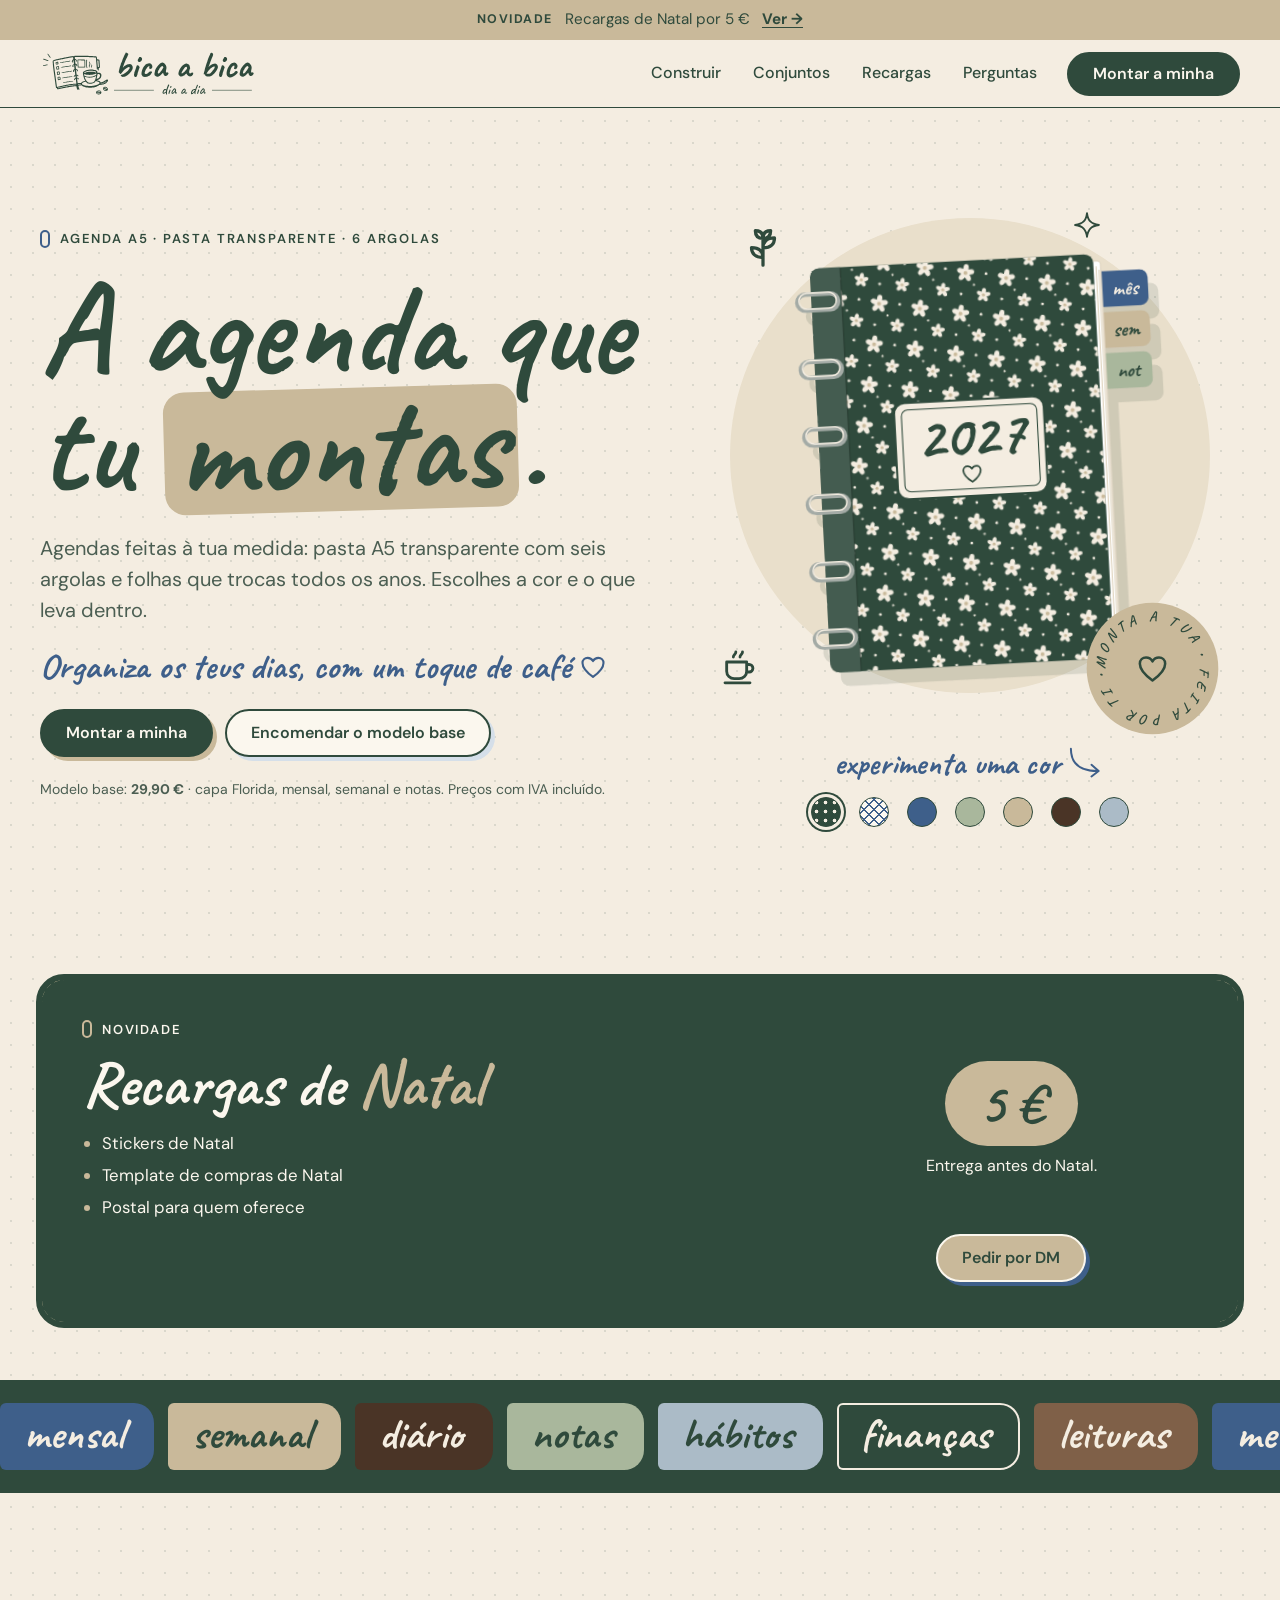
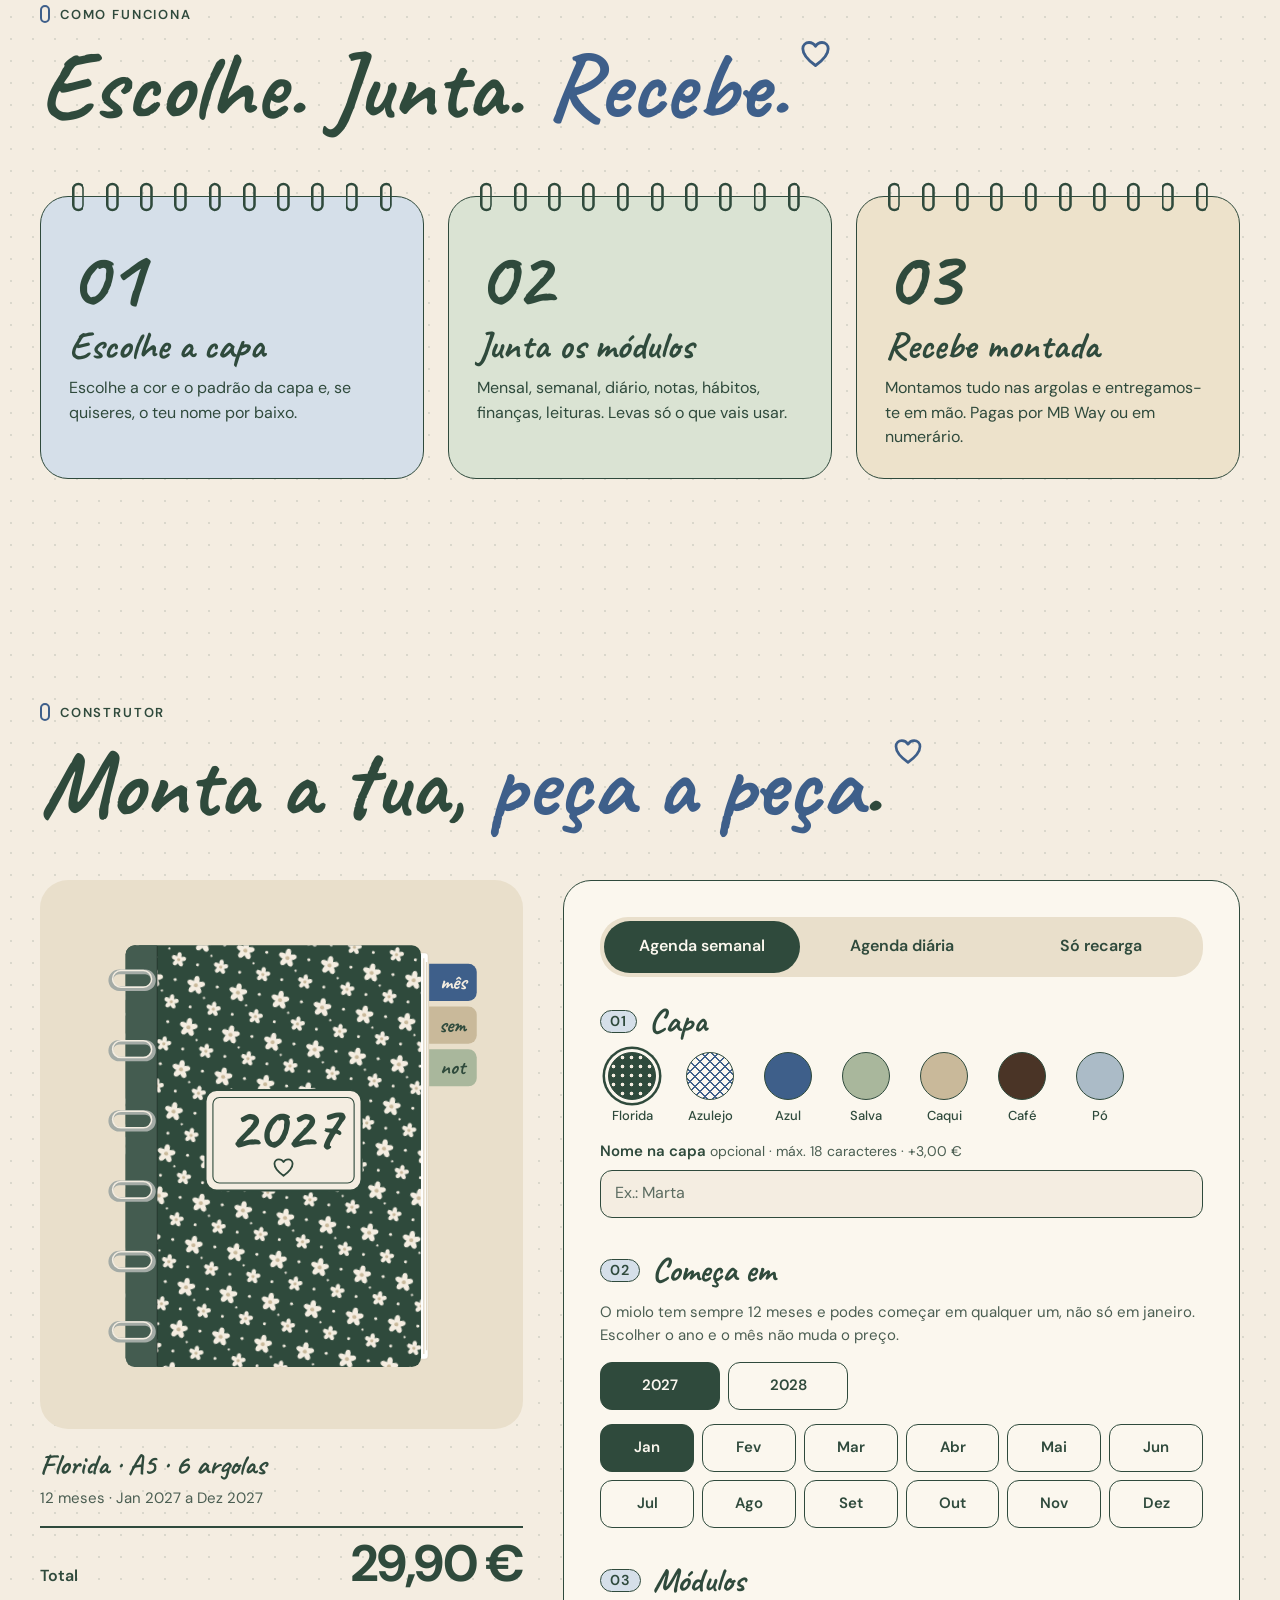
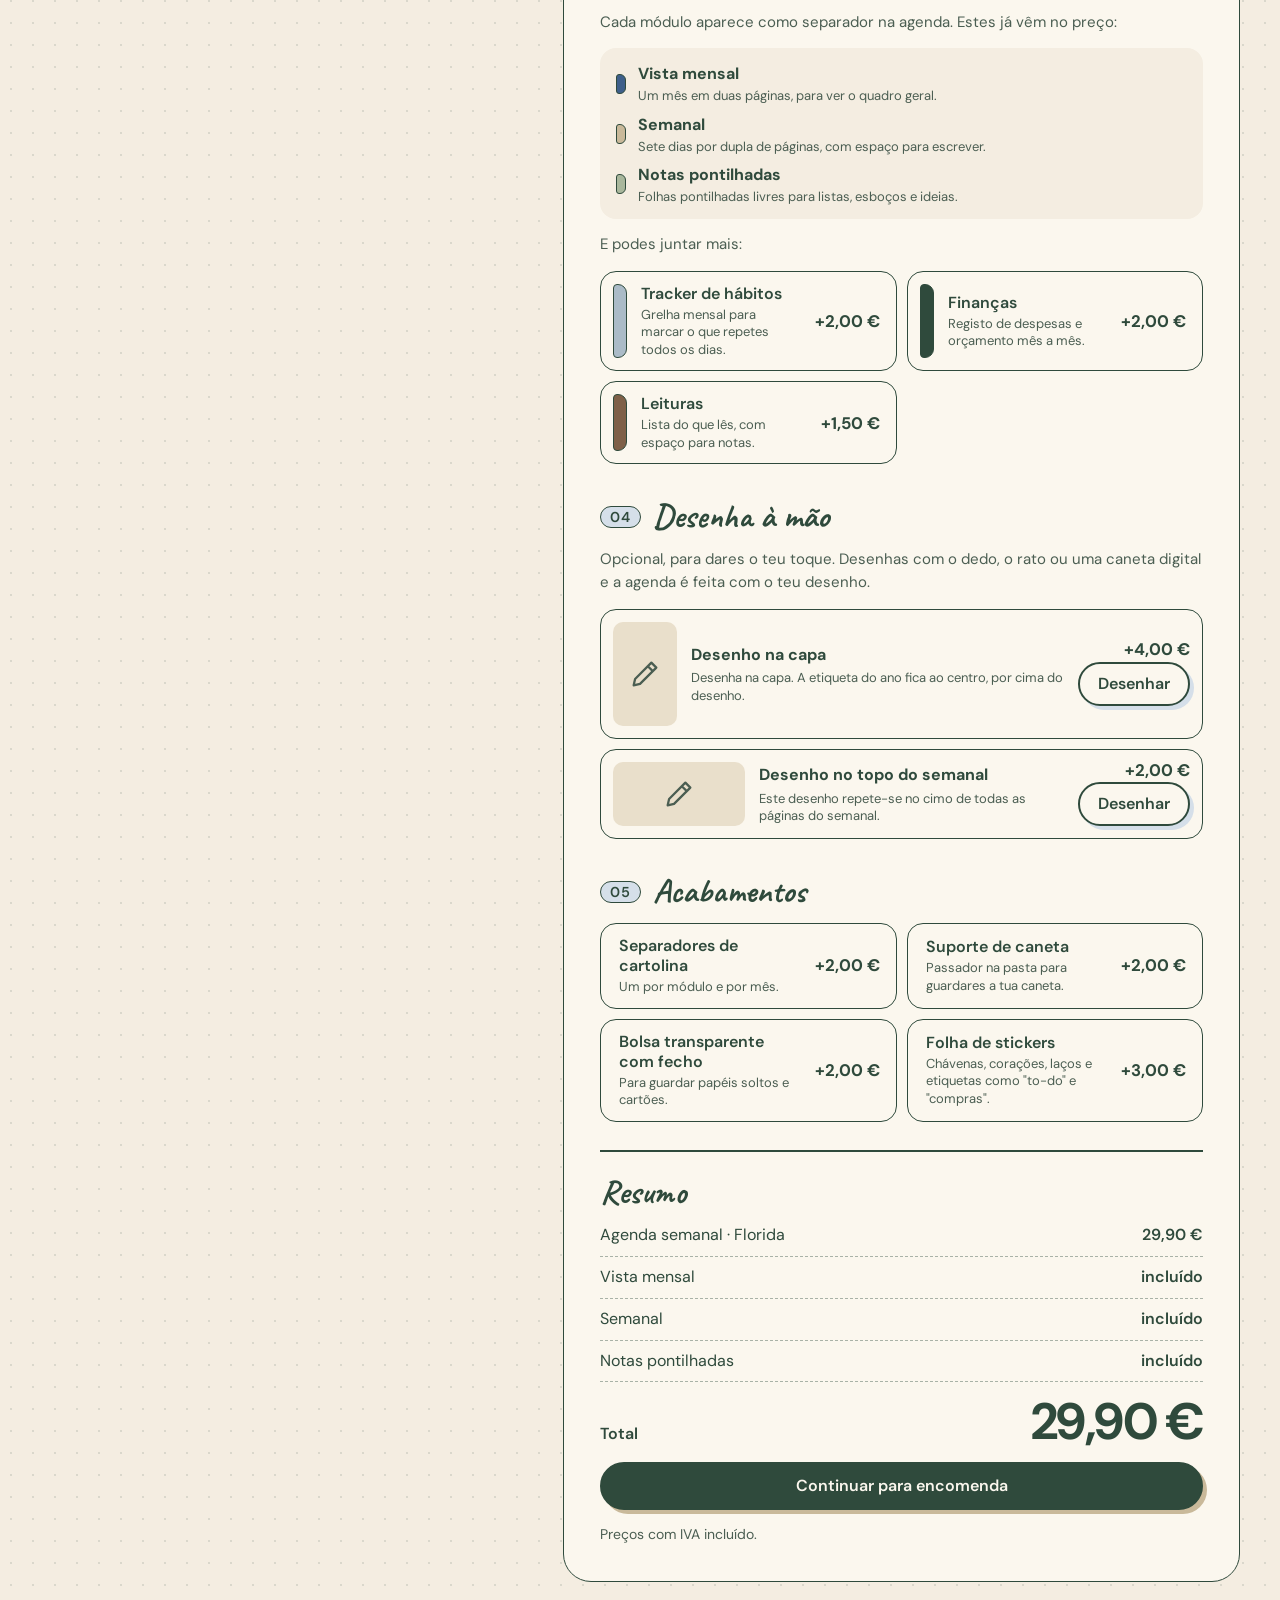
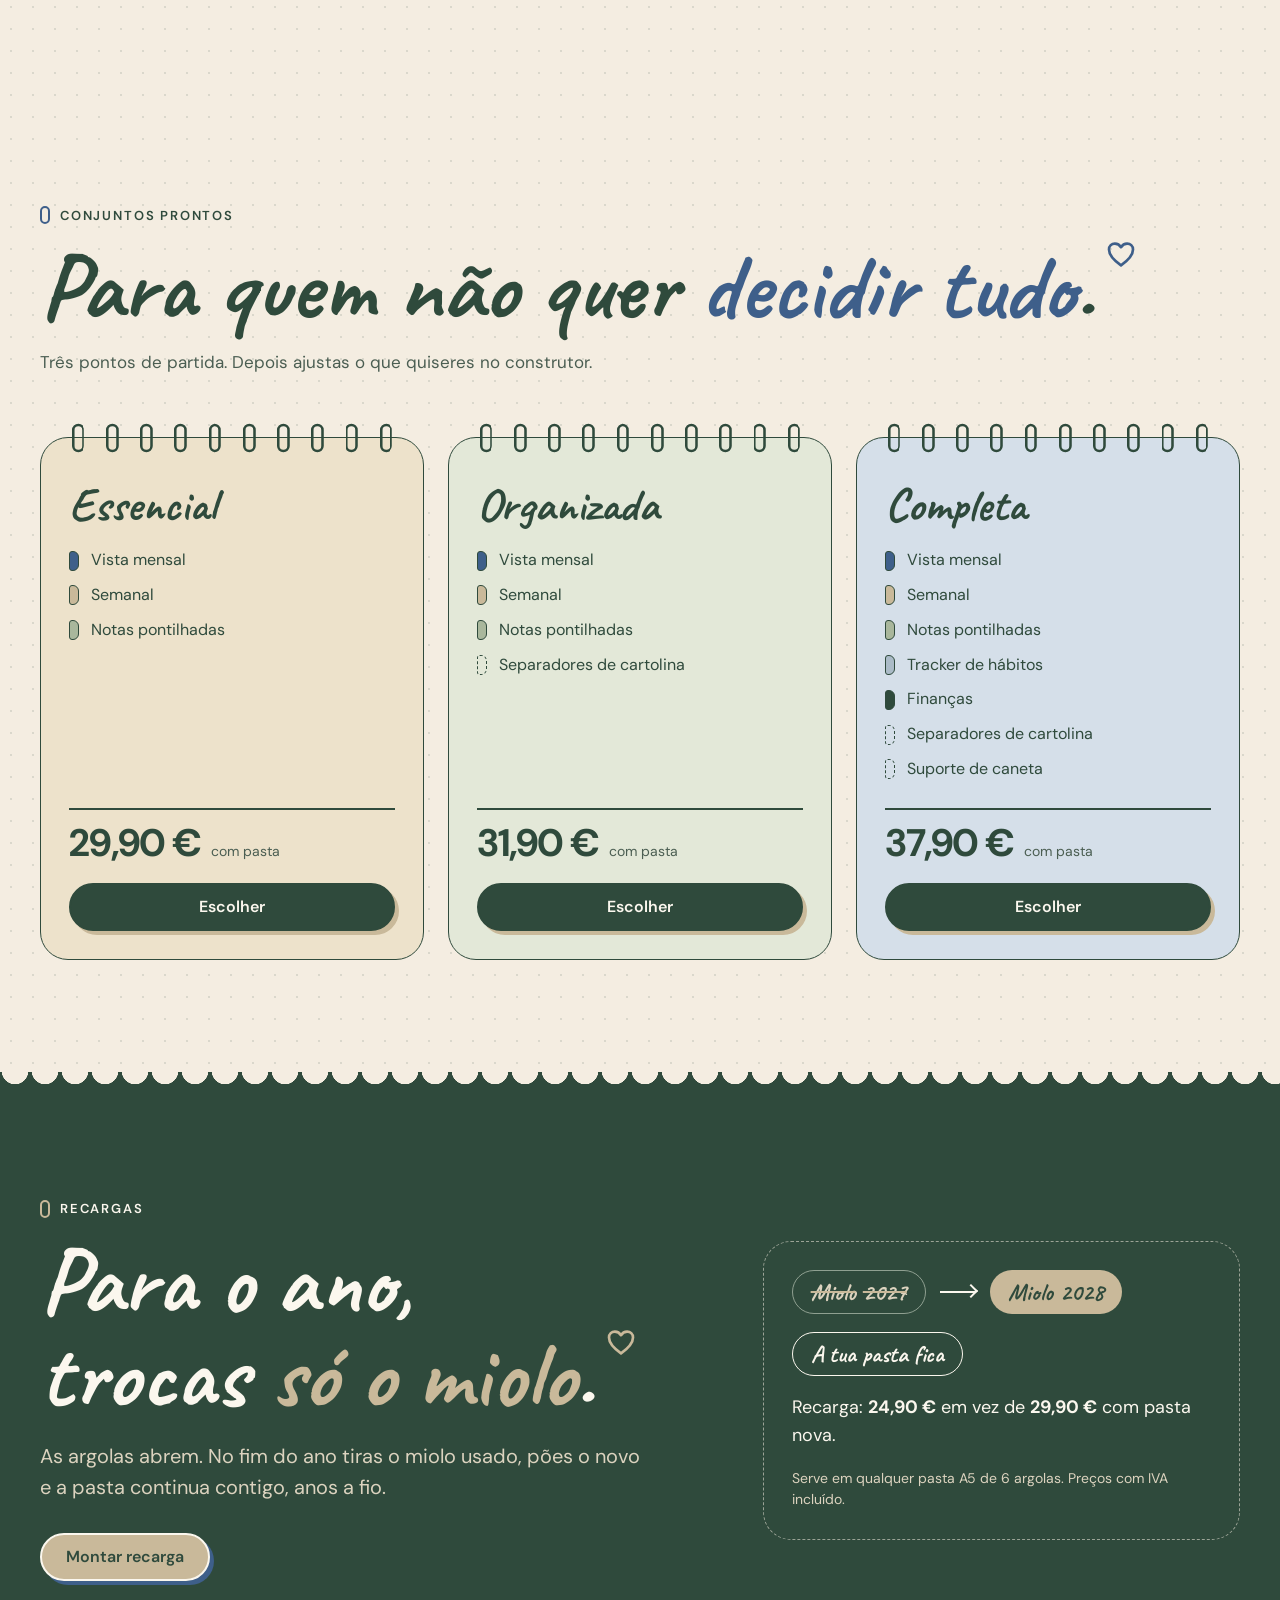
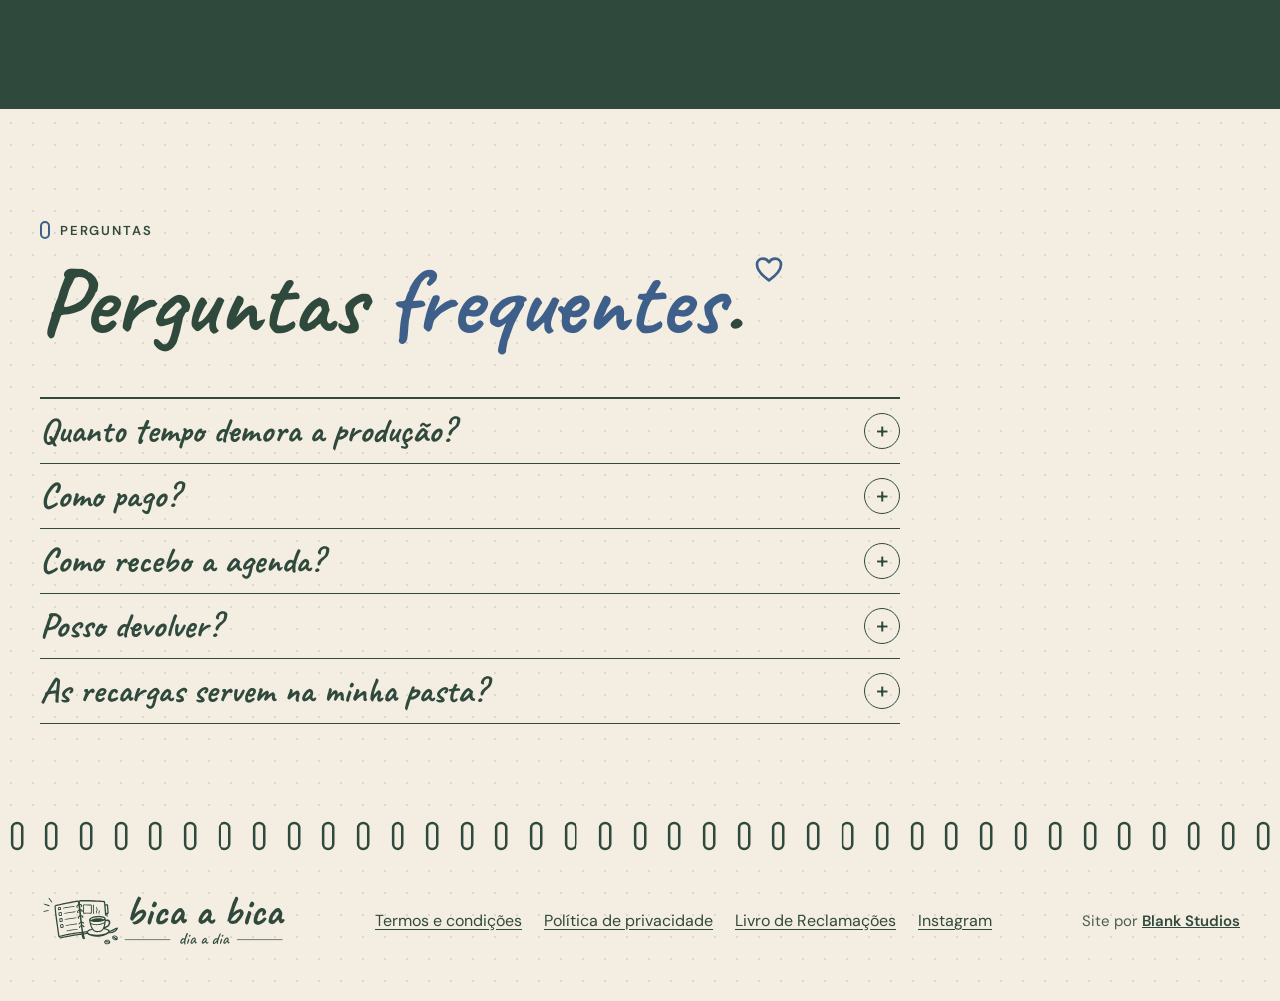
<file: index.html>
<!doctype html>
<html lang="pt-PT">
<head>
  <meta charset="utf-8">
  <meta name="viewport" content="width=device-width, initial-scale=1">
  <title>bica a bica — agendas que se montam, dia a dia</title>
  <meta name="description" content="bica a bica: agendas A5 numa pasta transparente de 6 argolas. Escolhes a cor, juntas os módulos e, para o ano, trocas só as folhas.">
  <meta name="theme-color" content="#F4EDE1">
  <link rel="icon" href="assets/favicon.svg" type="image/svg+xml">
  <link rel="preconnect" href="https://fonts.googleapis.com">
  <link rel="preconnect" href="https://fonts.gstatic.com" crossorigin>
  <link href="https://fonts.googleapis.com/css2?family=Caveat:wght@500;600;700&family=DM+Sans:wght@400;500;600;700&display=swap" rel="stylesheet">
  <link rel="stylesheet" href="styles.css">
</head>
<body>
  <svg width="0" height="0" style="position:absolute" aria-hidden="true" focusable="false">
    <symbol id="heart" viewBox="0 0 24 24"><path d="M12 20.5C5 15.5 3 11.5 3 8.6 3 6 5 4.2 7.4 4.2c1.9 0 3.6 1 4.6 2.7 1-1.7 2.7-2.7 4.6-2.7C19 4.2 21 6 21 8.6c0 2.9-2 6.9-9 11.9z"/></symbol>
    <symbol id="leaf" viewBox="0 0 24 24"><path d="M12 22V8M12 18c-4.2 0-6-2.2-6-5.200 4.200 0 6 2.200 6 5.200zM12 13c4.200 0 6-2.200 6-5.200-4.200 0-6 2.200-6 5.200zM12 8c-2.600 0-4-1.500-4-4 2.600 0 4 1.500 4 4zM12 8c2.600 0 4-1.500 4-4-2.600 0-4 1.500-4 4z"/></symbol>
    <symbol id="cup" viewBox="0 0 24 24"><path d="M4 9h12v5.500a4.500 4.500 0 0 1-4.500 4.500h-3A4.500 4.500 0 0 1 4 14.500zM16 10.500h1.500a2.250 2.250 0 0 1 0 4.500H16M8 6c0-1.500 1.500-1.500 1.500-3M12 6c0-1.500 1.500-1.500 1.500-3M3 21.500h15"/></symbol>
    <symbol id="sparkle" viewBox="0 0 24 24"><path d="M12 1c.9 7 3.600 10 11 11-7.400 1-10.100 4-11 11-.9-7-3.600-10-11-11 7.400-1 10.100-4 11-11z"/></symbol>
    <symbol id="pencil" viewBox="0 0 24 24"><path d="M4 20l1-4.500L16.500 4l3.500 3.500L8.500 19zM14 6.500l3.500 3.500"/></symbol>
  </svg>
  <a class="skip" href="#main">Saltar para o conteúdo</a>

  <!-- 1. NAV -->
  <a class="promo" href="#natal"><strong>Novidade</strong> Recargas de Natal por 5&nbsp;€ <span class="promo__go">Ver →</span></a>

  <header class="nav">
    <div class="wrap nav__in">
      <a class="logo" href="#top" aria-label="bica a bica, início"><img class="logo__img" src="assets/logo-horizontal.svg" alt="" width="215" height="56"><span class="logo__text" aria-hidden="true">bica a bica</span></a>
      <nav id="nav-links" class="nav__links" aria-label="Principal">
        <a href="#construir">Construir</a>
        <a href="#conjuntos">Conjuntos</a>
        <a href="#recargas">Recargas</a>
        <a href="#perguntas">Perguntas</a>
        <a class="btn btn--ink nav__cta2" href="#construir">Montar a minha</a>
      </nav>
      <button class="btn btn--line nav__toggle" type="button" aria-expanded="false" aria-controls="nav-links">Menu</button>
      <a class="btn btn--ink nav__cta" href="#construir">Montar a minha</a>
    </div>
  </header>

  <main id="main">
    <noscript><p class="wrap noscript">Este site precisa de JavaScript para o construtor funcionar.</p></noscript>

    <!-- 2. HERO -->
    <section class="hero wrap" id="top">
      <div class="hero__copy">
        <p class="kicker">Agenda A5 · pasta transparente · 6 argolas</p>
        <h1><span class="hero__top">A agenda que tu</span> <mark>montas</mark>.</h1>
        <p class="lead">Agendas feitas à tua medida: pasta A5 transparente com seis argolas e folhas que trocas todos os anos. Escolhes a cor e o que leva dentro.</p>
        <p class="tagline">Organiza os teus dias, com um toque de café <svg viewBox="0 0 24 24" aria-hidden="true"><use href="#heart"/></svg></p>
        <div class="cta-row">
          <a class="btn btn--ink" href="#construir">Montar a minha</a>
          <button class="btn btn--line" type="button" data-action="base">Encomendar o modelo base</button>
        </div>
        <p class="fine">Modelo base: <strong data-price="base">29,90 €</strong> · capa Florida, mensal, semanal e notas. Preços com IVA incluído.</p>
      </div>
      <div class="hero__stage">
      <div class="hero__art">
        <div class="hero__disc" aria-hidden="true"></div>
        <svg class="doodle" style="--s:46px;top:5%;left:4%" aria-hidden="true"><use href="#leaf"/></svg>
        <svg class="doodle" style="--s:26px;top:3%;right:24%;animation-delay:-1s" aria-hidden="true"><use href="#sparkle"/></svg>
        <svg class="doodle" style="--s:40px;bottom:9%;left:0;animation-delay:-2s" aria-hidden="true"><use href="#cup"/></svg>
        <div id="agenda-hero" class="agenda-host hero__agenda" aria-hidden="true"></div>
        <svg class="sticker" viewBox="0 0 160 160" role="img" aria-label="Monta a tua, feita por ti">
          <defs><path id="sticker-path" d="M80,80 m-56,0 a56,56 0 1,1 112,0 a56,56 0 1,1 -112,0"/></defs>
          <circle cx="80" cy="80" r="78" fill="#C9B99A"/>
          <text><textPath href="#sticker-path" textLength="346" lengthAdjust="spacing">MONTA A TUA • FEITA POR TI •</textPath></text>
          <use href="#heart" x="60" y="60" width="40" height="40" fill="none" stroke="#2F4A3C" stroke-width="1.8" stroke-linecap="round" stroke-linejoin="round"/>
        </svg>
      </div>
      <p class="hand">experimenta uma cor <svg viewBox="0 0 44 38" aria-hidden="true"><path d="M4 3C4 20 14 28 34 28M27 21l8 7-8 6"/></svg></p>
      <div class="hero__swatches" id="hero-swatches" role="group" aria-label="Experimenta uma cor de capa"></div>
      </div>
    </section>

    <section class="wrap xmas-wrap" aria-label="Novidade de Natal">
      <aside class="xmas" id="natal" aria-labelledby="xmas-t">
          <p class="kicker">Novidade</p>
          <h3 id="xmas-t">Recargas de <em>Natal</em></h3>
          <ul class="xmas__list">
            <li>Stickers de Natal</li>
            <li>Template de compras de Natal</li>
            <li>Postal para quem oferece</li>
          </ul>
          <p class="xmas__buy"><span class="xmas__price">5&nbsp;€</span> <span>Entrega antes do Natal.</span></p>
          <a class="btn btn--accent" href="https://ig.me/m/bicaabica.pt" target="_blank" rel="noopener">Pedir por DM</a>
        </aside>
    </section>

    <!-- 3. MARQUEE -->
    <section class="marquee" aria-label="Módulos disponíveis">
      <div class="marquee__track">
        <ul>
          <li>Mensal</li><li>Semanal</li><li>Diário</li><li>Notas</li><li>Hábitos</li><li>Finanças</li><li>Leituras</li>
        </ul>
        <ul aria-hidden="true">
          <li>Mensal</li><li>Semanal</li><li>Diário</li><li>Notas</li><li>Hábitos</li><li>Finanças</li><li>Leituras</li>
        </ul>
      </div>
    </section>

    <!-- 4. COMO FUNCIONA -->
    <section class="section wrap" id="como-funciona">
      <div class="section-head">
        <p class="kicker">Como funciona</p>
        <h2>Escolhe. Junta. <em>Recebe.</em></h2>
      </div>
      <ol class="steps">
        <li class="sheet"><span class="num">01</span><h3>Escolhe a capa</h3><p>Escolhe a cor e o padrão da capa e, se quiseres, o teu nome por baixo.</p></li>
        <li class="sheet"><span class="num">02</span><h3>Junta os módulos</h3><p>Mensal, semanal, diário, notas, hábitos, finanças, leituras. Levas só o que vais usar.</p></li>
        <li class="sheet"><span class="num">03</span><h3>Recebe montada</h3><p>Montamos tudo nas argolas e entregamos-te em mão. Pagas por MB Way ou em numerário.</p></li>
      </ol>
    </section>

    <!-- 5. CONSTRUTOR -->
    <section class="section wrap builder" id="construir">
      <div class="section-head">
        <p class="kicker">Construtor</p>
        <h2>Monta a tua, <em>peça a peça</em>.</h2>
      </div>

      <div class="builder__grid" id="builder">
        <aside class="preview" aria-label="Pré-visualização da agenda">
          <div class="preview__stage"><div id="agenda-preview" class="agenda-host" aria-hidden="true"></div></div>
          <div class="preview__info">
            <p class="spec" id="preview-spec">Tinta · A5 · 6 argolas</p>
            <p class="period" id="preview-period">12 meses · Jan 2027 a Dez 2027</p>
            <p class="total" aria-live="polite" aria-atomic="true"><span>Total</span><strong id="preview-total">29,90 €</strong></p>
          </div>
        </aside>

        <!-- Passos -->
        <div class="panel" id="panel-steps">
          <div class="mode mode--3" role="group" aria-label="Tipo de pedido">
            <button type="button" class="mode__btn" data-mode="agenda" aria-pressed="true">Agenda semanal</button>
            <button type="button" class="mode__btn" data-mode="diaria" aria-pressed="false">Agenda diária</button>
            <button type="button" class="mode__btn" data-mode="recarga" aria-pressed="false">Só recarga</button>
          </div>

          <div class="steps-list">
            <section class="step" id="step-cover" aria-labelledby="h-cover">
              <h3 id="h-cover">Capa</h3>
              <div class="swatches" id="colors" role="radiogroup" aria-label="Cor da capa"></div>
              <div class="field">
                <label for="engrave">Nome na capa <span class="hint">opcional · máx. 18 caracteres · +<span data-price="engrave">3,00 €</span></span></label>
                <input id="engrave" type="text" maxlength="18" autocomplete="off" placeholder="Ex.: Marta">
              </div>
            </section>

            <section class="step" aria-labelledby="h-start">
              <h3 id="h-start">Começa em</h3>
              <p class="help">O miolo tem sempre 12 meses e podes começar em qualquer um, não só em janeiro. Escolher o ano e o mês não muda o preço.</p>
              <div class="months months--years" id="years" role="radiogroup" aria-label="Ano de início"></div>
              <div class="months" id="months" role="radiogroup" aria-label="Mês de início"></div>
            </section>

            <section class="step" aria-labelledby="h-mods">
              <h3 id="h-mods">Módulos</h3>
              <p class="help">Cada módulo aparece como separador na agenda. Estes já vêm no preço:</p>
              <ul class="incl" id="included"></ul>
              <p class="help">E podes juntar mais:</p>
              <div class="opts" id="modules"></div>
            </section>

            <section class="step" id="step-draw" aria-labelledby="h-draw">
              <h3 id="h-draw">Desenha à mão</h3>
              <p class="help">Opcional, para dares o teu toque. Desenhas com o dedo, o rato ou uma caneta digital e a agenda é feita com o teu desenho.</p>
              <ul class="draws" id="draws"></ul>
            </section>

            <section class="step" aria-labelledby="h-fin">
              <h3 id="h-fin">Acabamentos</h3>
              <div class="opts" id="finishes"></div>
            </section>
          </div>

          <section class="summary" aria-labelledby="h-sum">
            <h3 id="h-sum">Resumo</h3>
            <ul class="lines" id="summary-lines"></ul>
            <p class="sum-total"><span>Total</span><strong id="summary-total">29,90 €</strong></p>
            <button type="button" class="btn btn--ink btn--block" id="btn-continue">Continuar para encomenda</button>
            <p class="fine">Preços com IVA incluído.</p>
          </section>
        </div>

        <!-- Encomenda -->
        <div class="panel" id="panel-order" hidden>
          <h3 class="panel__title" id="h-order" tabindex="-1">Quase lá. Os teus dados.</h3>
          <div class="order-sum">
            <p class="order-sum__title">O teu pedido</p>
            <ul class="lines" id="order-lines"></ul>
            <p class="sum-total"><span>Total</span><strong id="order-total">29,90 €</strong></p>
          </div>

          <form id="order-form" novalidate>
            <p class="err-summary" id="form-errors" role="alert" hidden></p>
            <input type="checkbox" id="f-botcheck" name="botcheck" tabindex="-1" autocomplete="off" aria-hidden="true" style="display:none">
            <div class="form-grid">
              <div class="field">
                <label for="f-nome">Nome</label>
                <input id="f-nome" name="nome" type="text" autocomplete="name" aria-describedby="e-nome" required>
                <p class="err" id="e-nome"></p>
              </div>
              <div class="field">
                <label for="f-email">Email</label>
                <input id="f-email" name="email" type="email" autocomplete="email" aria-describedby="e-email" required>
                <p class="err" id="e-email"></p>
              </div>
              <div class="field">
                <label for="f-telemovel">Telemóvel</label>
                <input id="f-telemovel" name="telemovel" type="tel" autocomplete="tel" inputmode="tel" aria-describedby="e-telemovel" required>
                <p class="err" id="e-telemovel"></p>
              </div>
              <div class="field">
                <label for="f-entrega">Onde recebes? <span class="hint">opcional</span></label>
                <input id="f-entrega" name="entrega" type="text" autocomplete="off" placeholder="Zona ou ponto de encontro">
              </div>
              <div class="field field--wide">
                <label for="f-notas">Notas <span class="hint">opcional</span></label>
                <textarea id="f-notas" name="notas" rows="3"></textarea>
              </div>
            </div>
            <div class="field field--wide">
              <label class="check" for="f-aceito">
                <input type="checkbox" id="f-aceito" name="aceito" aria-describedby="e-aceito" required>
                <span>Li e aceito os <a href="termos.html" target="_blank" rel="noopener">Termos e condições</a> e a <a href="privacidade.html" target="_blank" rel="noopener">Política de privacidade</a>, incluindo que as agendas personalizadas não têm direito de livre resolução de 14 dias.</span>
              </label>
              <p class="err" id="e-aceito"></p>
            </div>
            <div class="form-actions">
              <button type="button" class="btn btn--line" id="btn-back">Voltar a editar</button>
              <button type="submit" class="btn btn--ink" id="btn-send">Enviar pedido</button>
            </div>
            <p class="err" id="form-status" role="alert"></p>
          </form>
        </div>

        <!-- Confirmação -->
        <div class="panel" id="panel-done" hidden>
          <h3 class="panel__title" id="h-done" tabindex="-1">Pedido recebido. Falamos contigo em breve para combinar o pagamento e a entrega.</h3>
          <p class="help">Assim é que o pedido chega à bica a bica, já em texto pronto para produção:</p>
          <pre class="order-text" id="order-text" tabindex="0" aria-label="Texto do pedido"></pre>
          <div id="done-draws" hidden>
            <p class="help">Guarda uma cópia dos teus desenhos. Se for preciso, podemos pedir-te o ficheiro por email.</p>
            <ul class="downloads" id="done-draws-list"></ul>
          </div>
          <button type="button" class="btn btn--line" id="btn-new">Montar outra</button>
        </div>
      </div>
    </section>

    <!-- 6. CONJUNTOS -->
    <section class="section wrap" id="conjuntos">
      <div class="section-head">
        <p class="kicker">Conjuntos prontos</p>
        <h2>Para quem não quer <em>decidir tudo</em>.</h2>
        <p class="lead lead--sm">Três pontos de partida. Depois ajustas o que quiseres no construtor.</p>
      </div>
      <div class="sets" id="sets"></div>
    </section>

    <!-- 7. RECARGAS -->
    <section class="refill" id="recargas">
      <div class="wrap refill__in">
        <div>
          <p class="kicker">Recargas</p>
          <h2>Para o ano, trocas <em>só o miolo</em>.</h2>
          <p class="lead">As argolas abrem. No fim do ano tiras o miolo usado, pões o novo e a pasta continua contigo, anos a fio.</p>
          <button type="button" class="btn btn--accent" data-action="recarga">Montar recarga</button>
        </div>
        <div class="swap" aria-label="Exemplo de recarga">
          <p class="swap__row"><span class="tag tag--old">Miolo <span data-year>2027</span></span><span class="swap__arrow" aria-hidden="true"></span><span class="tag tag--new">Miolo <span data-year-next>2028</span></span></p>
          <p class="swap__cover"><span class="tag tag--cover">A tua pasta fica</span></p>
          <p class="swap__price">Recarga: <strong data-price="refill-base">24,90 €</strong> em vez de <strong data-price="base">29,90 €</strong> com pasta nova.</p>
          <p class="swap__note">Serve em qualquer pasta A5 de 6 argolas. Preços com IVA incluído.</p>
        </div>
      </div>
    </section>

    <!-- 8. FAQ -->
    <section class="section wrap" id="perguntas">
      <div class="section-head">
        <p class="kicker">Perguntas</p>
        <h2>Perguntas <em>frequentes</em>.</h2>
      </div>
      <div class="faq">
        <details>
          <summary>Quanto tempo demora a produção?</summary>
          <p>O prazo de produção é de [PRAZO], contado a partir do momento em que combinamos o pagamento contigo.</p>
        </details>
        <details>
          <summary>Como pago?</summary>
          <p>Por MB Way ou em numerário. Depois do pedido contactamos-te para combinar como e quando pagas.</p>
        </details>
        <details>
          <summary>Como recebo a agenda?</summary>
          <p>A entrega é feita em mão. Contactamos-te para combinar o local e a hora que te dê mais jeito.</p>
        </details>
        <details>
          <summary>Posso devolver?</summary>
          <p>Os produtos personalizados não têm direito de livre resolução de 14 dias. Se vier com defeito, fazemos a troca.</p>
        </details>
        <details>
          <summary>As recargas servem na minha pasta?</summary>
          <p>Servem em qualquer pasta A5 de 6 argolas, seja nossa ou não.</p>
        </details>
      </div>
    </section>
  </main>

  <!-- 9. RODAPÉ -->
  <footer class="footer">
    <div class="wrap footer__in">
      <a class="logo" href="#top" aria-label="bica a bica, início"><img class="logo__img" src="assets/logo-horizontal.svg" alt="" width="215" height="56"><span class="logo__text" aria-hidden="true">bica a bica</span></a>
      <ul class="footer__links">
        <li><a href="termos.html">Termos e condições</a></li>
        <li><a href="privacidade.html">Política de privacidade</a></li>
        <li><a href="https://www.livroreclamacoes.pt" target="_blank" rel="noopener">Livro de Reclamações</a></li>
        <li><a href="https://www.instagram.com/bicaabica.pt/" target="_blank" rel="noopener">Instagram</a></li>
      </ul>
      <p class="footer__credit">Site por <a href="https://blankstudios.pt" target="_blank" rel="noopener">Blank Studios</a></p>
    </div>
  </footer>

  <dialog id="dlg-draw" class="draw-dlg" aria-labelledby="dlg-draw-t">
    <h3 id="dlg-draw-t">Desenha</h3>
    <p class="help" id="draw-help"></p>
    <div class="draw__stage" id="draw-stage" data-kind="cover">
      <canvas id="draw-canvas" aria-label="Área de desenho. Usa o dedo, o rato ou uma caneta digital."></canvas>
      <div class="draw__guide" aria-hidden="true"><span>etiqueta do ano</span></div>
    </div>
    <div class="draw__tools">
      <fieldset class="tools-row"><legend class="sr">Ferramenta</legend>
        <label class="chip"><input type="radio" name="tool" value="pen" checked><span>Caneta</span></label>
        <label class="chip"><input type="radio" name="tool" value="eraser"><span>Borracha</span></label>
      </fieldset>
      <fieldset class="tools-row" id="pen-colors"><legend class="sr">Cor do traço</legend></fieldset>
      <fieldset class="tools-row" id="pen-widths"><legend class="sr">Espessura</legend></fieldset>
      <div class="tools-row">
        <button type="button" class="btn btn--line" id="draw-undo">Desfazer</button>
        <button type="button" class="btn btn--line" id="draw-clear">Limpar tudo</button>
      </div>
    </div>
    <p class="hint">Não consegues desenhar aqui? Descreve o que queres nas Notas do pedido.</p>
    <div class="draw__actions">
      <button type="button" class="btn btn--line" id="draw-cancel">Cancelar</button>
      <button type="button" class="btn btn--ink" id="draw-save">Guardar desenho</button>
    </div>
  </dialog>

  <script src="app.js"></script>
</body>
</html>
</file>
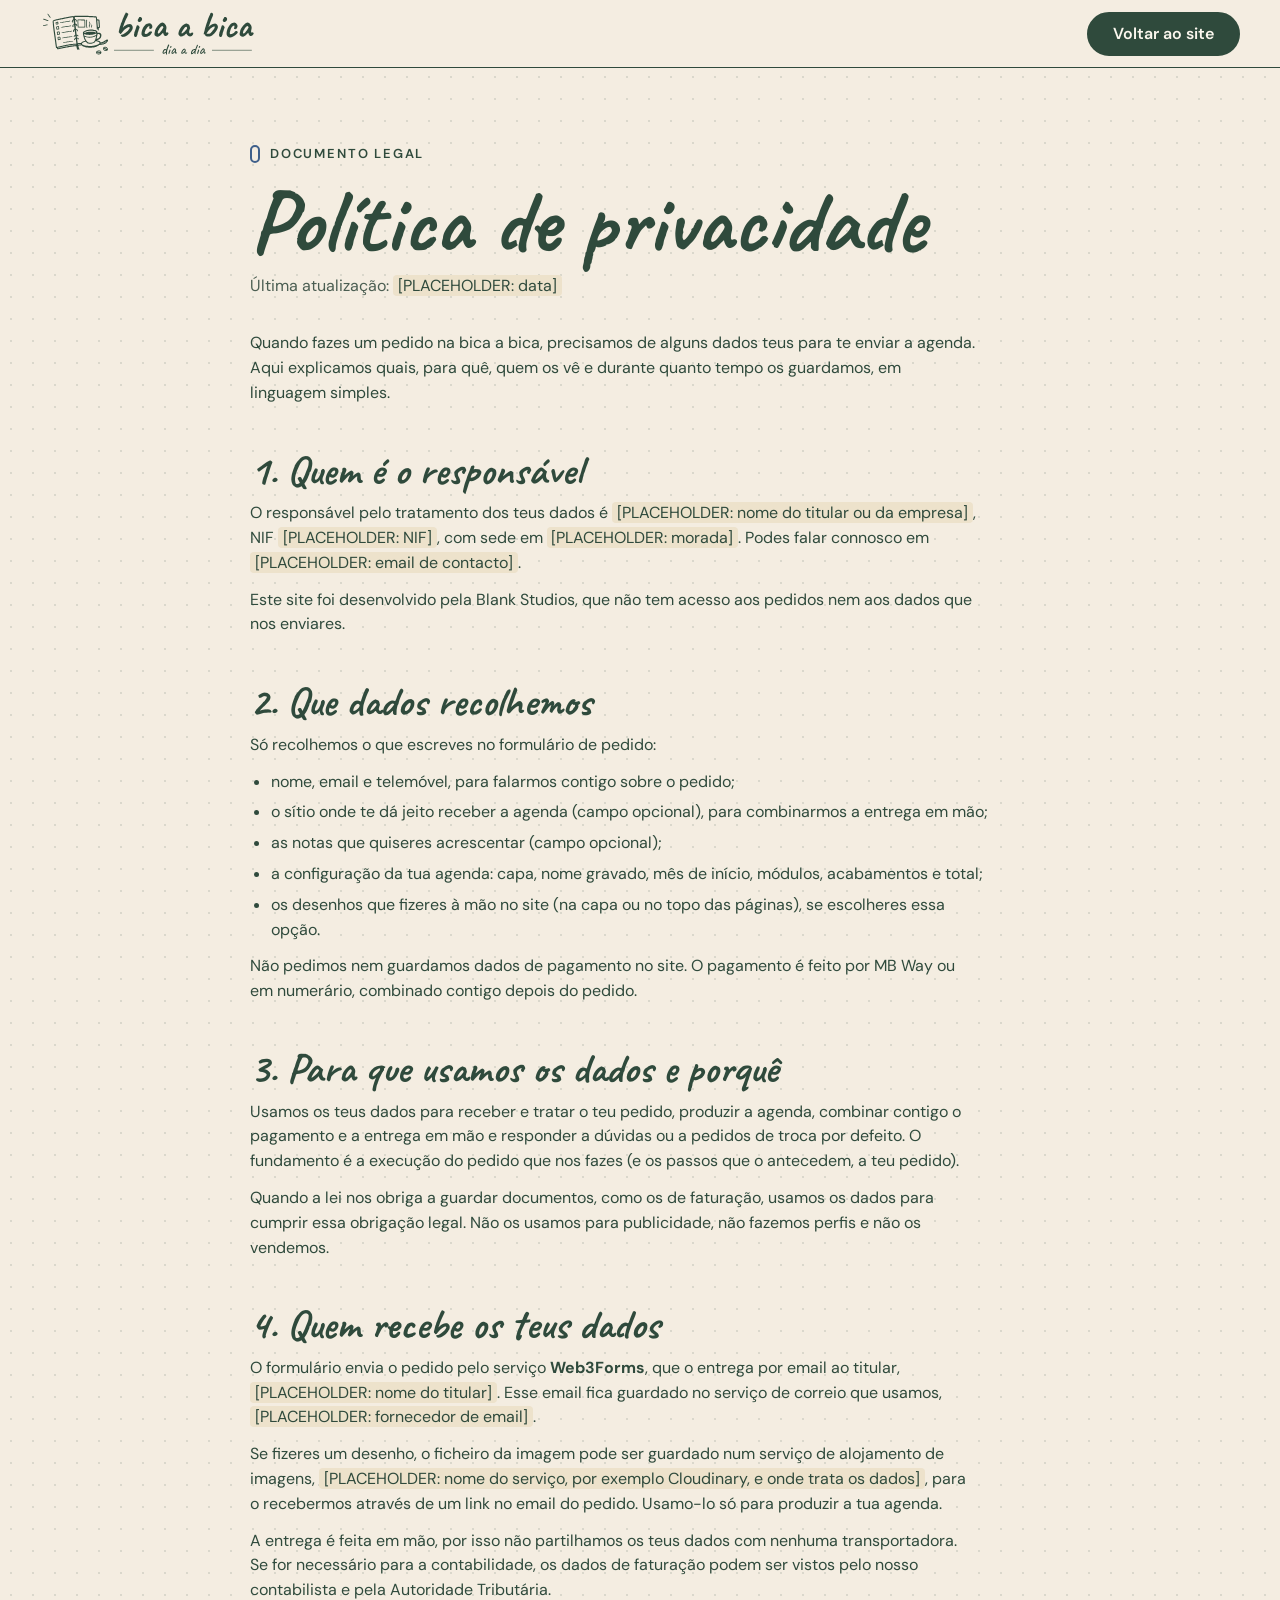
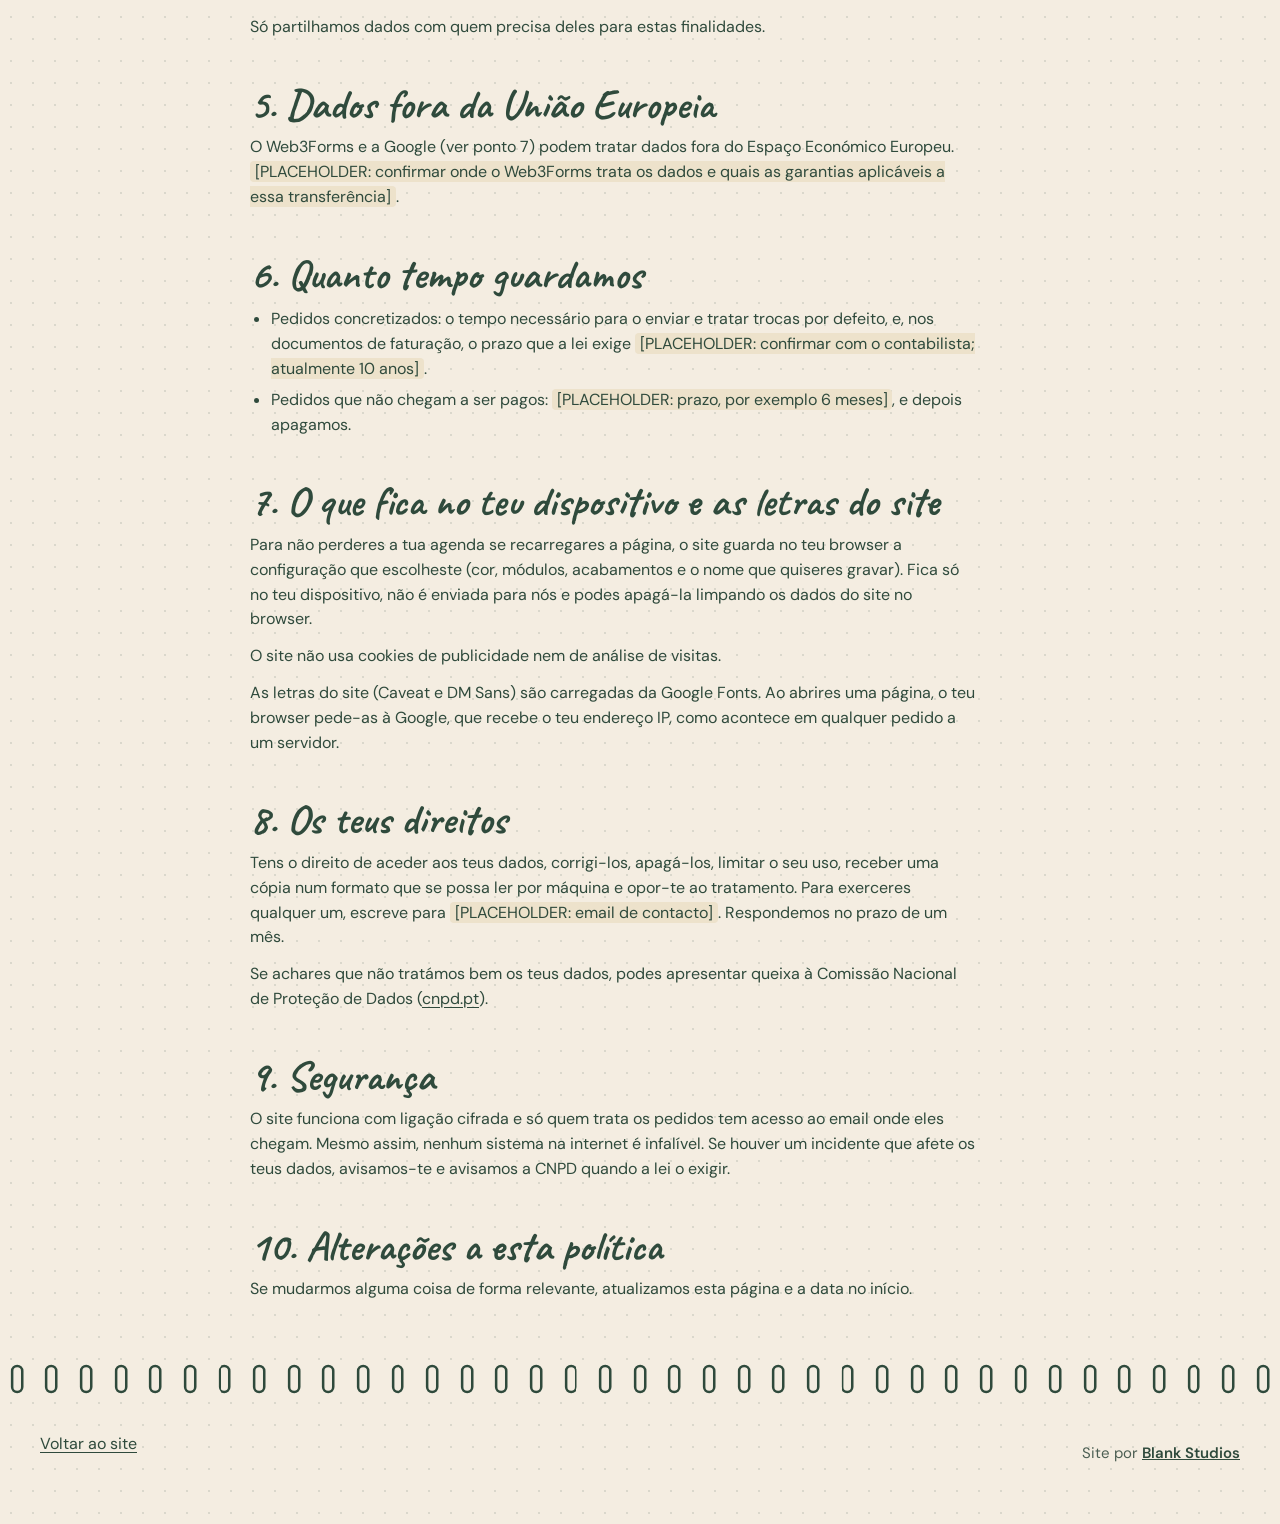
<file: privacidade.html>
<!doctype html>
<html lang="pt-PT">
<head>
  <meta charset="utf-8">
  <meta name="viewport" content="width=device-width, initial-scale=1">
  <title>Política de privacidade — bica a bica</title>
  <meta name="description" content="Como a bica a bica trata os teus dados pessoais quando fazes um pedido.">
  <meta name="theme-color" content="#F4EDE1">
  <link rel="icon" href="assets/favicon.svg" type="image/svg+xml">
  <link rel="preconnect" href="https://fonts.googleapis.com">
  <link rel="preconnect" href="https://fonts.gstatic.com" crossorigin>
  <link href="https://fonts.googleapis.com/css2?family=Caveat:wght@500;600;700&family=DM+Sans:wght@400;500;600;700&display=swap" rel="stylesheet">
  <link rel="stylesheet" href="styles.css">
</head>
<body>
  <a class="skip" href="#main">Saltar para o conteúdo</a>

  <header class="nav">
    <div class="wrap nav__in">
      <a class="logo" href="index.html" aria-label="bica a bica, página inicial"><img class="logo__img" src="assets/logo-horizontal.svg" alt="" width="215" height="56"><span class="logo__text" aria-hidden="true">bica a bica</span></a>
      <a class="btn btn--ink nav__cta" href="index.html" style="margin-left:auto">Voltar ao site</a>
    </div>
  </header>

  <main id="main" class="wrap doc">
    <p class="kicker">Documento legal</p>
    <h1>Política de privacidade</h1>
    <p class="meta">Última atualização: <mark class="ph">[PLACEHOLDER: data]</mark></p>

    <p>Quando fazes um pedido na bica a bica, precisamos de alguns dados teus para te enviar a agenda. Aqui explicamos quais, para quê, quem os vê e durante quanto tempo os guardamos, em linguagem simples.</p>

    <h2>1. Quem é o responsável</h2>
    <p>O responsável pelo tratamento dos teus dados é <mark class="ph">[PLACEHOLDER: nome do titular ou da empresa]</mark>, NIF <mark class="ph">[PLACEHOLDER: NIF]</mark>, com sede em <mark class="ph">[PLACEHOLDER: morada]</mark>. Podes falar connosco em <mark class="ph">[PLACEHOLDER: email de contacto]</mark>.</p>
    <p>Este site foi desenvolvido pela Blank Studios, que não tem acesso aos pedidos nem aos dados que nos enviares.</p>

    <h2>2. Que dados recolhemos</h2>
    <p>Só recolhemos o que escreves no formulário de pedido:</p>
    <ul>
      <li>nome, email e telemóvel, para falarmos contigo sobre o pedido;</li>
      <li>o sítio onde te dá jeito receber a agenda (campo opcional), para combinarmos a entrega em mão;</li>
      <li>as notas que quiseres acrescentar (campo opcional);</li>
      <li>a configuração da tua agenda: capa, nome gravado, mês de início, módulos, acabamentos e total;</li>
      <li>os desenhos que fizeres à mão no site (na capa ou no topo das páginas), se escolheres essa opção.</li>
    </ul>
    <p>Não pedimos nem guardamos dados de pagamento no site. O pagamento é feito por MB Way ou em numerário, combinado contigo depois do pedido.</p>

    <h2>3. Para que usamos os dados e porquê</h2>
    <p>Usamos os teus dados para receber e tratar o teu pedido, produzir a agenda, combinar contigo o pagamento e a entrega em mão e responder a dúvidas ou a pedidos de troca por defeito. O fundamento é a execução do pedido que nos fazes (e os passos que o antecedem, a teu pedido).</p>
    <p>Quando a lei nos obriga a guardar documentos, como os de faturação, usamos os dados para cumprir essa obrigação legal. Não os usamos para publicidade, não fazemos perfis e não os vendemos.</p>

    <h2>4. Quem recebe os teus dados</h2>
    <p>O formulário envia o pedido pelo serviço <strong>Web3Forms</strong>, que o entrega por email ao titular, <mark class="ph">[PLACEHOLDER: nome do titular]</mark>. Esse email fica guardado no serviço de correio que usamos, <mark class="ph">[PLACEHOLDER: fornecedor de email]</mark>.</p>
    <p>Se fizeres um desenho, o ficheiro da imagem pode ser guardado num serviço de alojamento de imagens, <mark class="ph">[PLACEHOLDER: nome do serviço, por exemplo Cloudinary, e onde trata os dados]</mark>, para o recebermos através de um link no email do pedido. Usamo-lo só para produzir a tua agenda.</p>
    <p>A entrega é feita em mão, por isso não partilhamos os teus dados com nenhuma transportadora. Se for necessário para a contabilidade, os dados de faturação podem ser vistos pelo nosso contabilista e pela Autoridade Tributária.</p>
    <p>Só partilhamos dados com quem precisa deles para estas finalidades.</p>

    <h2>5. Dados fora da União Europeia</h2>
    <p>O Web3Forms e a Google (ver ponto 7) podem tratar dados fora do Espaço Económico Europeu. <mark class="ph">[PLACEHOLDER: confirmar onde o Web3Forms trata os dados e quais as garantias aplicáveis a essa transferência]</mark>.</p>

    <h2>6. Quanto tempo guardamos</h2>
    <ul>
      <li>Pedidos concretizados: o tempo necessário para o enviar e tratar trocas por defeito, e, nos documentos de faturação, o prazo que a lei exige <mark class="ph">[PLACEHOLDER: confirmar com o contabilista; atualmente 10 anos]</mark>.</li>
      <li>Pedidos que não chegam a ser pagos: <mark class="ph">[PLACEHOLDER: prazo, por exemplo 6 meses]</mark>, e depois apagamos.</li>
    </ul>

    <h2>7. O que fica no teu dispositivo e as letras do site</h2>
    <p>Para não perderes a tua agenda se recarregares a página, o site guarda no teu browser a configuração que escolheste (cor, módulos, acabamentos e o nome que quiseres gravar). Fica só no teu dispositivo, não é enviada para nós e podes apagá-la limpando os dados do site no browser.</p>
    <p>O site não usa cookies de publicidade nem de análise de visitas.</p>
    <p>As letras do site (Caveat e DM Sans) são carregadas da Google Fonts. Ao abrires uma página, o teu browser pede-as à Google, que recebe o teu endereço IP, como acontece em qualquer pedido a um servidor.</p>

    <h2>8. Os teus direitos</h2>
    <p>Tens o direito de aceder aos teus dados, corrigi-los, apagá-los, limitar o seu uso, receber uma cópia num formato que se possa ler por máquina e opor-te ao tratamento. Para exerceres qualquer um, escreve para <mark class="ph">[PLACEHOLDER: email de contacto]</mark>. Respondemos no prazo de um mês.</p>
    <p>Se achares que não tratámos bem os teus dados, podes apresentar queixa à Comissão Nacional de Proteção de Dados (<a href="https://www.cnpd.pt" target="_blank" rel="noopener">cnpd.pt</a>).</p>

    <h2>9. Segurança</h2>
    <p>O site funciona com ligação cifrada e só quem trata os pedidos tem acesso ao email onde eles chegam. Mesmo assim, nenhum sistema na internet é infalível. Se houver um incidente que afete os teus dados, avisamos-te e avisamos a CNPD quando a lei o exigir.</p>

    <h2>10. Alterações a esta política</h2>
    <p>Se mudarmos alguma coisa de forma relevante, atualizamos esta página e a data no início.</p>
  </main>

  <footer class="footer">
    <div class="wrap footer__in" style="grid-template-columns:1fr auto">
      <a class="link" href="index.html">Voltar ao site</a>
      <p class="footer__credit">Site por <a href="https://blankstudios.pt" target="_blank" rel="noopener">Blank Studios</a></p>
    </div>
  </footer>
</body>
</html>
</file>
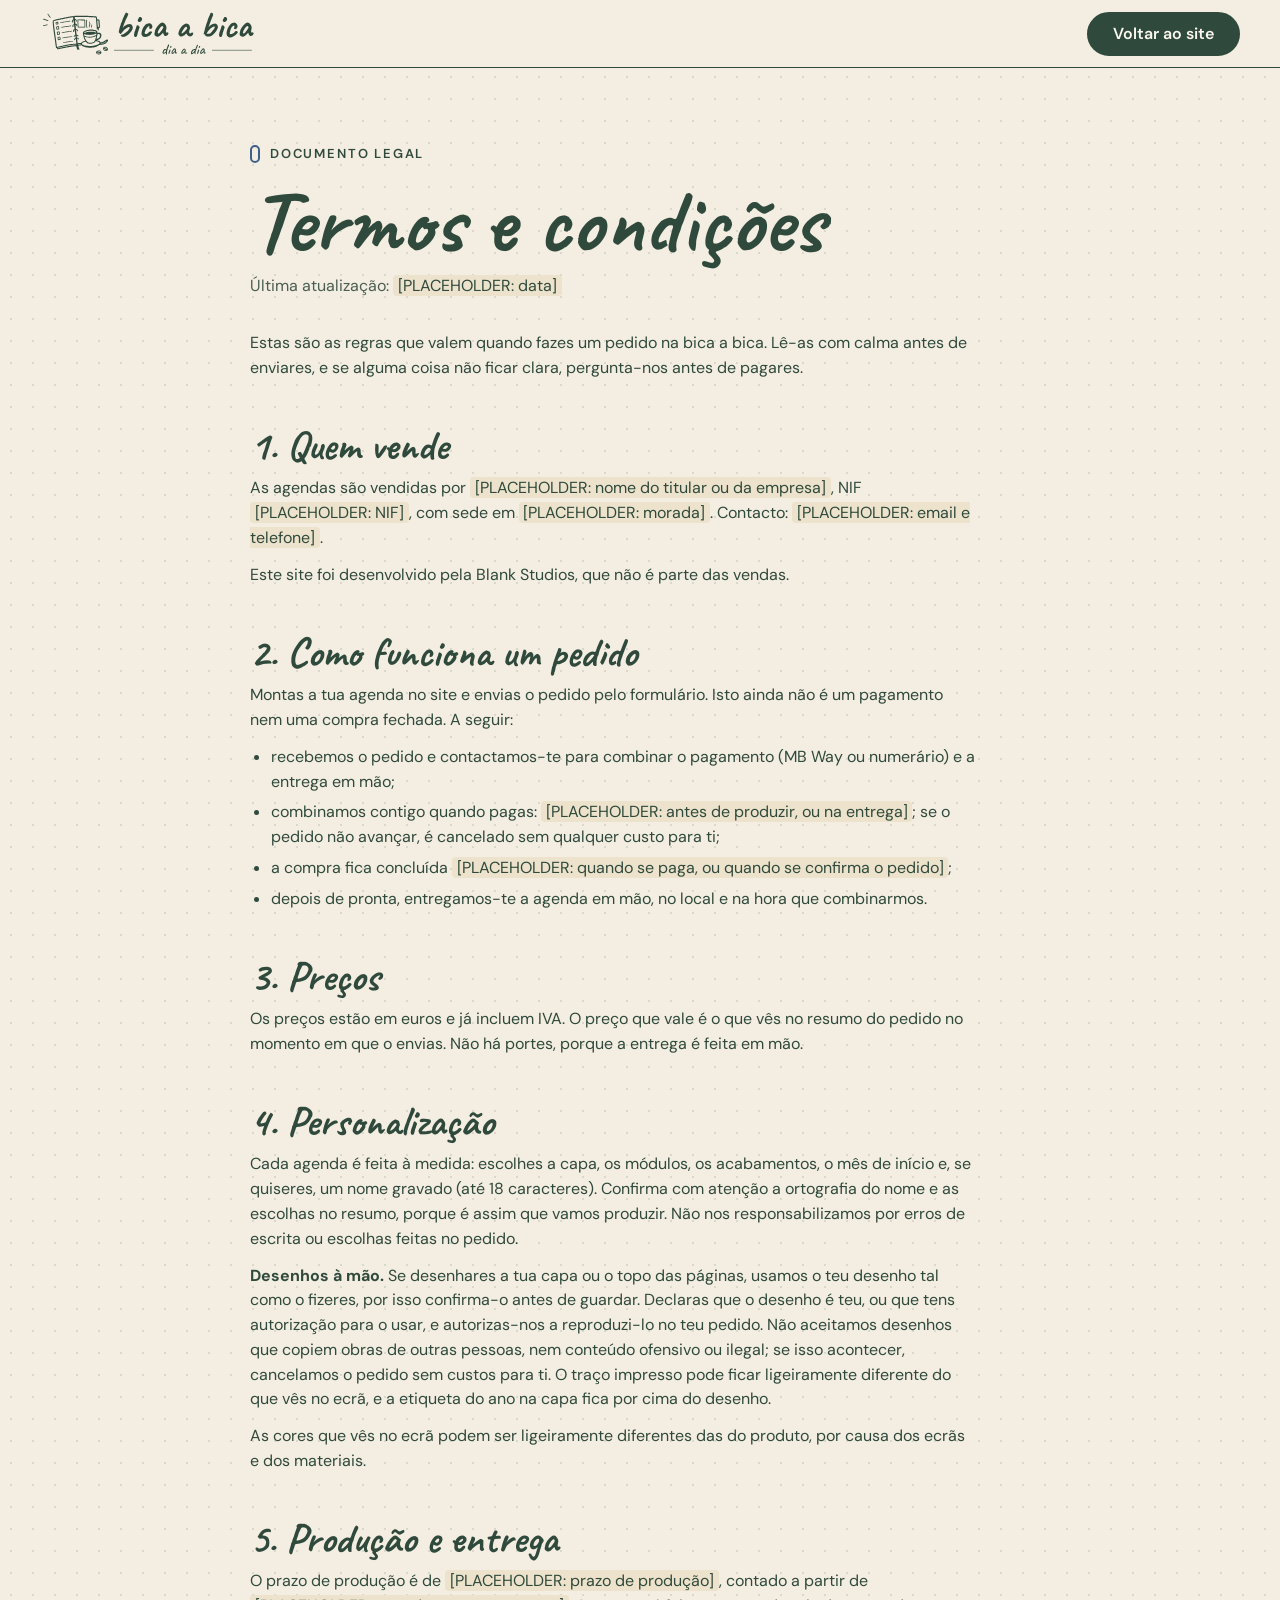
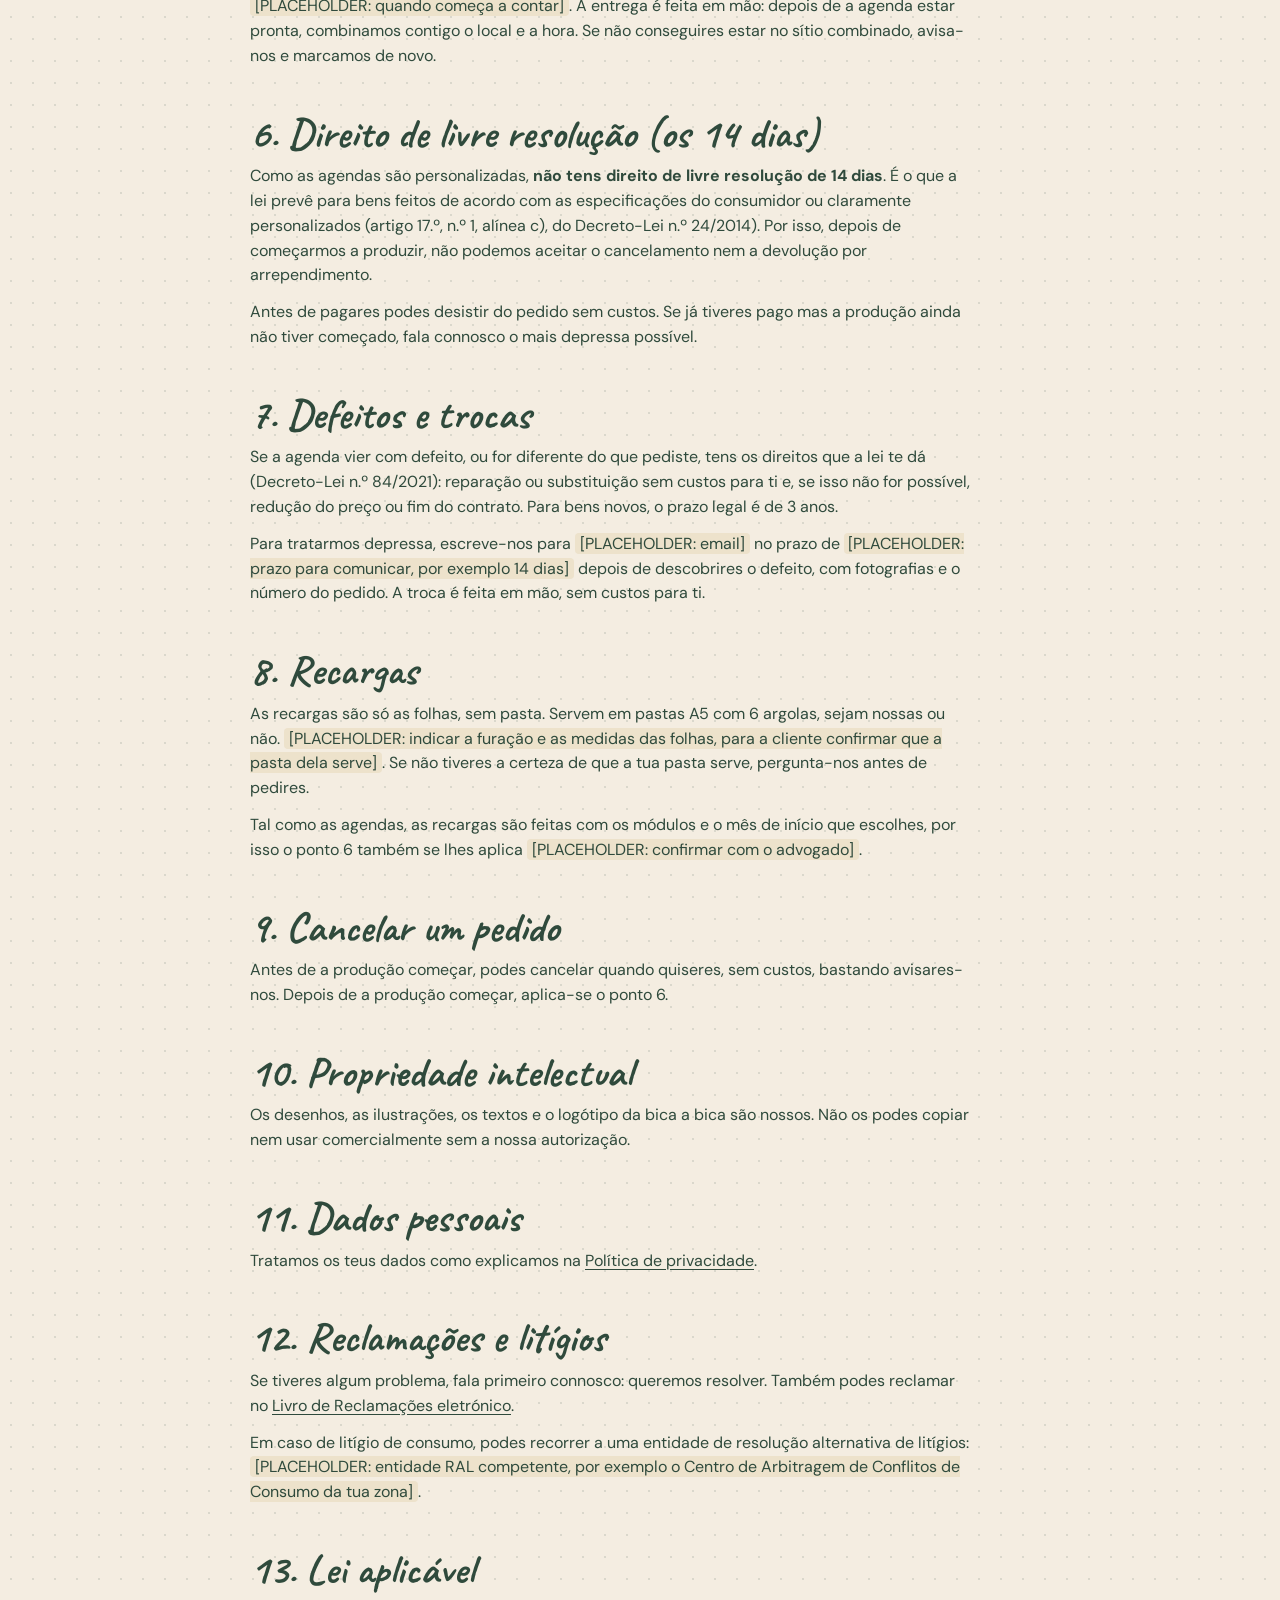
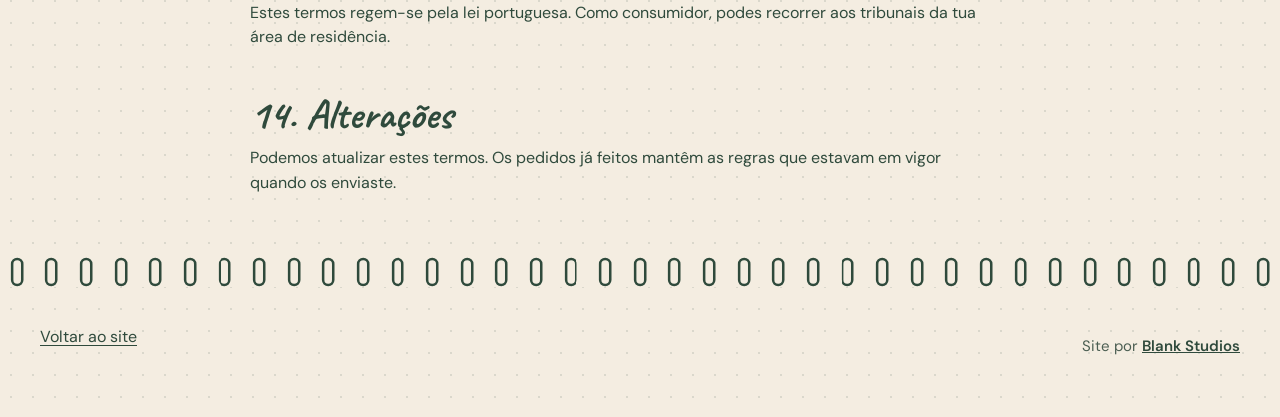
<file: termos.html>
<!doctype html>
<html lang="pt-PT">
<head>
  <meta charset="utf-8">
  <meta name="viewport" content="width=device-width, initial-scale=1">
  <title>Termos e condições — bica a bica</title>
  <meta name="description" content="As regras dos pedidos da bica a bica: como funciona, pagamento, entrega, trocas e reclamações.">
  <meta name="theme-color" content="#F4EDE1">
  <link rel="icon" href="assets/favicon.svg" type="image/svg+xml">
  <link rel="preconnect" href="https://fonts.googleapis.com">
  <link rel="preconnect" href="https://fonts.gstatic.com" crossorigin>
  <link href="https://fonts.googleapis.com/css2?family=Caveat:wght@500;600;700&family=DM+Sans:wght@400;500;600;700&display=swap" rel="stylesheet">
  <link rel="stylesheet" href="styles.css">
</head>
<body>
  <a class="skip" href="#main">Saltar para o conteúdo</a>

  <header class="nav">
    <div class="wrap nav__in">
      <a class="logo" href="index.html" aria-label="bica a bica, página inicial"><img class="logo__img" src="assets/logo-horizontal.svg" alt="" width="215" height="56"><span class="logo__text" aria-hidden="true">bica a bica</span></a>
      <a class="btn btn--ink nav__cta" href="index.html" style="margin-left:auto">Voltar ao site</a>
    </div>
  </header>

  <main id="main" class="wrap doc">
    <p class="kicker">Documento legal</p>
    <h1>Termos e condições</h1>
    <p class="meta">Última atualização: <mark class="ph">[PLACEHOLDER: data]</mark></p>

    <p>Estas são as regras que valem quando fazes um pedido na bica a bica. Lê-as com calma antes de enviares, e se alguma coisa não ficar clara, pergunta-nos antes de pagares.</p>

    <h2>1. Quem vende</h2>
    <p>As agendas são vendidas por <mark class="ph">[PLACEHOLDER: nome do titular ou da empresa]</mark>, NIF <mark class="ph">[PLACEHOLDER: NIF]</mark>, com sede em <mark class="ph">[PLACEHOLDER: morada]</mark>. Contacto: <mark class="ph">[PLACEHOLDER: email e telefone]</mark>.</p>
    <p>Este site foi desenvolvido pela Blank Studios, que não é parte das vendas.</p>

    <h2>2. Como funciona um pedido</h2>
    <p>Montas a tua agenda no site e envias o pedido pelo formulário. Isto ainda não é um pagamento nem uma compra fechada. A seguir:</p>
    <ul>
      <li>recebemos o pedido e contactamos-te para combinar o pagamento (MB Way ou numerário) e a entrega em mão;</li>
      <li>combinamos contigo quando pagas: <mark class="ph">[PLACEHOLDER: antes de produzir, ou na entrega]</mark>; se o pedido não avançar, é cancelado sem qualquer custo para ti;</li>
      <li>a compra fica concluída <mark class="ph">[PLACEHOLDER: quando se paga, ou quando se confirma o pedido]</mark>;</li>
      <li>depois de pronta, entregamos-te a agenda em mão, no local e na hora que combinarmos.</li>
    </ul>

    <h2>3. Preços</h2>
    <p>Os preços estão em euros e já incluem IVA. O preço que vale é o que vês no resumo do pedido no momento em que o envias. Não há portes, porque a entrega é feita em mão.</p>

    <h2>4. Personalização</h2>
    <p>Cada agenda é feita à medida: escolhes a capa, os módulos, os acabamentos, o mês de início e, se quiseres, um nome gravado (até 18 caracteres). Confirma com atenção a ortografia do nome e as escolhas no resumo, porque é assim que vamos produzir. Não nos responsabilizamos por erros de escrita ou escolhas feitas no pedido.</p>
    <p><strong>Desenhos à mão.</strong> Se desenhares a tua capa ou o topo das páginas, usamos o teu desenho tal como o fizeres, por isso confirma-o antes de guardar. Declaras que o desenho é teu, ou que tens autorização para o usar, e autorizas-nos a reproduzi-lo no teu pedido. Não aceitamos desenhos que copiem obras de outras pessoas, nem conteúdo ofensivo ou ilegal; se isso acontecer, cancelamos o pedido sem custos para ti. O traço impresso pode ficar ligeiramente diferente do que vês no ecrã, e a etiqueta do ano na capa fica por cima do desenho.</p>
    <p>As cores que vês no ecrã podem ser ligeiramente diferentes das do produto, por causa dos ecrãs e dos materiais.</p>

    <h2>5. Produção e entrega</h2>
    <p>O prazo de produção é de <mark class="ph">[PLACEHOLDER: prazo de produção]</mark>, contado a partir de <mark class="ph">[PLACEHOLDER: quando começa a contar]</mark>. A entrega é feita em mão: depois de a agenda estar pronta, combinamos contigo o local e a hora. Se não conseguires estar no sítio combinado, avisa-nos e marcamos de novo.</p>

    <h2>6. Direito de livre resolução (os 14 dias)</h2>
    <p>Como as agendas são personalizadas, <strong>não tens direito de livre resolução de 14 dias</strong>. É o que a lei prevê para bens feitos de acordo com as especificações do consumidor ou claramente personalizados (artigo 17.º, n.º 1, alínea c), do Decreto-Lei n.º 24/2014). Por isso, depois de começarmos a produzir, não podemos aceitar o cancelamento nem a devolução por arrependimento.</p>
    <p>Antes de pagares podes desistir do pedido sem custos. Se já tiveres pago mas a produção ainda não tiver começado, fala connosco o mais depressa possível.</p>

    <h2>7. Defeitos e trocas</h2>
    <p>Se a agenda vier com defeito, ou for diferente do que pediste, tens os direitos que a lei te dá (Decreto-Lei n.º 84/2021): reparação ou substituição sem custos para ti e, se isso não for possível, redução do preço ou fim do contrato. Para bens novos, o prazo legal é de 3 anos.</p>
    <p>Para tratarmos depressa, escreve-nos para <mark class="ph">[PLACEHOLDER: email]</mark> no prazo de <mark class="ph">[PLACEHOLDER: prazo para comunicar, por exemplo 14 dias]</mark> depois de descobrires o defeito, com fotografias e o número do pedido. A troca é feita em mão, sem custos para ti.</p>

    <h2>8. Recargas</h2>
    <p>As recargas são só as folhas, sem pasta. Servem em pastas A5 com 6 argolas, sejam nossas ou não. <mark class="ph">[PLACEHOLDER: indicar a furação e as medidas das folhas, para a cliente confirmar que a pasta dela serve]</mark>. Se não tiveres a certeza de que a tua pasta serve, pergunta-nos antes de pedires.</p>
    <p>Tal como as agendas, as recargas são feitas com os módulos e o mês de início que escolhes, por isso o ponto 6 também se lhes aplica <mark class="ph">[PLACEHOLDER: confirmar com o advogado]</mark>.</p>

    <h2>9. Cancelar um pedido</h2>
    <p>Antes de a produção começar, podes cancelar quando quiseres, sem custos, bastando avisares-nos. Depois de a produção começar, aplica-se o ponto 6.</p>

    <h2>10. Propriedade intelectual</h2>
    <p>Os desenhos, as ilustrações, os textos e o logótipo da bica a bica são nossos. Não os podes copiar nem usar comercialmente sem a nossa autorização.</p>

    <h2>11. Dados pessoais</h2>
    <p>Tratamos os teus dados como explicamos na <a href="privacidade.html">Política de privacidade</a>.</p>

    <h2>12. Reclamações e litígios</h2>
    <p>Se tiveres algum problema, fala primeiro connosco: queremos resolver. Também podes reclamar no <a href="https://www.livroreclamacoes.pt" target="_blank" rel="noopener">Livro de Reclamações eletrónico</a>.</p>
    <p>Em caso de litígio de consumo, podes recorrer a uma entidade de resolução alternativa de litígios: <mark class="ph">[PLACEHOLDER: entidade RAL competente, por exemplo o Centro de Arbitragem de Conflitos de Consumo da tua zona]</mark>.</p>

    <h2>13. Lei aplicável</h2>
    <p>Estes termos regem-se pela lei portuguesa. Como consumidor, podes recorrer aos tribunais da tua área de residência.</p>

    <h2>14. Alterações</h2>
    <p>Podemos atualizar estes termos. Os pedidos já feitos mantêm as regras que estavam em vigor quando os enviaste.</p>
  </main>

  <footer class="footer">
    <div class="wrap footer__in" style="grid-template-columns:1fr auto">
      <a class="link" href="index.html">Voltar ao site</a>
      <p class="footer__credit">Site por <a href="https://blankstudios.pt" target="_blank" rel="noopener">Blank Studios</a></p>
    </div>
  </footer>
</body>
</html>
</file>
<file: styles.css>
/* bica a bica — agendas que se montam, dia a dia. Demo por Blank Studios. */

/* Identidade: creme, verde garrafa, azul azulejo e castanhos. Caveat nos títulos, DM Sans no texto. */
:root {
  --bg: #F4EDE1;        /* creme */
  --paper: #FBF7EE;
  --ink: #2F4A3C;       /* verde garrafa */
  --accent: #C9B99A;    /* bege caqui (fundos com texto escuro) */
  --deep: #3E5F8A;      /* azul azulejo (texto e destaques) */
  --soft: #E9DFCB;
  --sky: #D5DFE9;
  --mint: #DAE3D3;
  --butter: #EDE2CB;
  --sage: #E3E8D8;
  --muted: #4B5E52;
  --focus: var(--ink);
  --radius: 28px;
  --nav-h: 68px;
  --font-display: "Caveat", "Segoe Script", "Bradley Hand", cursive;
  --font-body: "DM Sans", system-ui, -apple-system, "Segoe UI", sans-serif;
  --font-num: "DM Sans", system-ui, sans-serif;
  /* argola: motivo repetido nos separadores e cartões */
  --ring-tile: url("data:image/svg+xml,%3Csvg xmlns='http://www.w3.org/2000/svg' width='34' height='30' viewBox='0 0 34 30'%3E%3Crect x='12' y='2' width='10' height='26' rx='5' fill='none' stroke='%232F4A3C' stroke-width='2.5'/%3E%3C/svg%3E");
  /* coração desenhado à mão */
  --heart: url("data:image/svg+xml,%3Csvg xmlns='http://www.w3.org/2000/svg' viewBox='0 0 24 24' fill='none' stroke='%233E5F8A' stroke-width='2' stroke-linecap='round' stroke-linejoin='round'%3E%3Cpath d='M12 20.5C5 15.5 3 11.5 3 8.6 3 6 5 4.2 7.4 4.2c1.9 0 3.6 1 4.6 2.7 1-1.7 2.7-2.7 4.6-2.7C19 4.2 21 6 21 8.6c0 2.9-2 6.9-9 11.9z'/%3E%3C/svg%3E");
  --heart-light: url("data:image/svg+xml,%3Csvg xmlns='http://www.w3.org/2000/svg' viewBox='0 0 24 24' fill='none' stroke='%23C9B99A' stroke-width='2' stroke-linecap='round' stroke-linejoin='round'%3E%3Cpath d='M12 20.5C5 15.5 3 11.5 3 8.6 3 6 5 4.2 7.4 4.2c1.9 0 3.6 1 4.6 2.7 1-1.7 2.7-2.7 4.6-2.7C19 4.2 21 6 21 8.6c0 2.9-2 6.9-9 11.9z'/%3E%3C/svg%3E");
  color-scheme: light;
}

*, *::before, *::after { box-sizing: border-box; }
[hidden] { display: none !important; }
html { scroll-behavior: smooth; scroll-padding-top: calc(var(--nav-h) + 12px); -webkit-text-size-adjust: 100%; }
body {
  margin: 0; background-color: var(--bg); background-image: radial-gradient(rgba(47, 74, 60, .13) 1.1px, transparent 1.5px); background-size: 22px 22px; color: var(--ink);
  font: 400 1rem/1.55 var(--font-body); overflow-x: clip;
}
h1, h2, h3, h4, p { margin: 0; }
h1, h2, h3 { font-family: var(--font-display); font-weight: 700; letter-spacing: 0; line-height: 1; text-wrap: balance; }
h2 em { font-style: normal; color: var(--deep); }
ul, ol { margin: 0; padding: 0; list-style: none; }
a { color: inherit; }
button, input, textarea { font: inherit; color: inherit; }
button { cursor: pointer; }

:focus-visible { outline: 3px solid var(--focus); outline-offset: 3px; border-radius: 6px; }

.wrap { width: min(1200px, 100% - 48px); margin-inline: auto; }
.section { padding-block: clamp(56px, 9vw, 112px); }
.section-head { margin-bottom: clamp(28px, 4vw, 48px); display: grid; gap: 14px; }
h2 { font-size: clamp(3rem, 7.4vw, 6rem); }
.kicker { font: 600 0.8125rem/1 var(--font-body); letter-spacing: 0.14em; text-transform: uppercase; display: flex; align-items: center; gap: 10px; }
.kicker::before { content: ""; width: 10px; height: 18px; border: 2px solid var(--deep); border-radius: 6px; }
.lead { font-size: clamp(1.0625rem, 1.6vw, 1.25rem); max-width: 34em; color: var(--muted); }
.lead--sm { font-size: 1.0625rem; }
.fine { font-size: 0.875rem; color: var(--muted); }
.noscript { padding: 16px 0; }

.skip { position: absolute; left: 16px; top: -60px; background: var(--ink); color: var(--paper); padding: 12px 16px; border-radius: 10px; z-index: 100; }
.skip:focus { top: 12px; }

/* ---------- Botões ---------- */
.btn {
  display: inline-flex; align-items: center; justify-content: center; gap: 8px;
  min-height: 48px; padding: 0 24px; border-radius: 999px; border: 2px solid var(--ink);
  font: 600 1rem/1 var(--font-body); text-decoration: none; text-align: center;
  transition: background-color .2s, color .2s, transform .2s;
}
.btn--ink { background: var(--ink); color: var(--paper); box-shadow: 4px 4px 0 var(--accent); }
.btn--ink:hover { background: var(--deep); color: var(--paper); box-shadow: 4px 4px 0 var(--ink); }
.btn--line { background: var(--paper); color: var(--ink); box-shadow: 4px 4px 0 var(--sky); }
.btn--line:hover { background: var(--sky); color: var(--ink); }
.btn--accent { background: var(--accent); color: var(--ink); border-color: var(--paper); box-shadow: 4px 4px 0 var(--deep); }
.btn--accent:hover { background: var(--paper); }
.nav .btn { box-shadow: none; }
.btn--block { width: 100%; }
.btn:disabled { opacity: 0.4; cursor: not-allowed; box-shadow: none; }
.btn:active:not(:disabled) { transform: translate(3px, 3px); box-shadow: none; }
.link { background: none; border: 0; padding: 0; text-decoration: underline; text-underline-offset: 3px; min-height: 44px; }

/* ---------- Nav ---------- */
.nav { position: sticky; top: 0; z-index: 30; height: var(--nav-h); background: rgba(244, 237, 225, .94); backdrop-filter: blur(8px); border-bottom: 1.5px solid var(--ink); }
.nav__in { height: 100%; display: flex; align-items: center; gap: 16px; }
.logo { font: 700 2.1rem/1 var(--font-display); text-decoration: none; display: inline-flex; align-items: center; min-height: 44px; }
.logo__img { height: 56px; width: auto; display: block; }
.footer .logo__img { height: 64px; }
.logo__text { display: none; align-items: center; white-space: nowrap; }
.nav .nav__cta2 { display: none; }
.nav__links { display: flex; gap: 4px; margin-left: auto; }
.nav__links a { padding: 10px 14px; border-radius: 999px; text-decoration: none; font-weight: 500; min-height: 44px; display: inline-flex; align-items: center; }
.nav__links a:hover { background: var(--soft); }
.nav__toggle { display: none; margin-left: auto; min-height: 44px; padding: 0 18px; }
.nav__cta { min-height: 44px; white-space: nowrap; }

/* ---------- Hero ---------- */
.hero { display: grid; grid-template-columns: 1.05fr 0.95fr; gap: clamp(24px, 5vw, 64px); align-items: center; padding-block: clamp(40px, 7vw, 88px); }
.hero__copy { display: grid; gap: 22px; justify-items: start; }
.hero h1 { font-size: clamp(3.8rem, 10.5vw, 8.2rem); line-height: 0.9; }
.hero h1 { isolation: isolate; }
.hero__top { position: relative; z-index: 2; }
.hero mark { position: relative; z-index: 1; background: var(--accent); color: var(--ink); padding: 0 0.1em 0.04em; border-radius: 0.16em; display: inline-block; transform: rotate(-1.6deg); }
.tagline { font: 700 clamp(1.7rem, 3vw, 2.2rem)/1.1 var(--font-display); color: var(--deep); display: flex; align-items: center; gap: 8px; }
.tagline svg { width: 28px; height: 28px; flex: none; fill: none; stroke: var(--deep); stroke-width: 1.8; stroke-linecap: round; stroke-linejoin: round; }
.cta-row { display: flex; flex-wrap: wrap; gap: 12px; }
.hero__stage { display: grid; gap: 10px; justify-items: center; }
.hero__swatches { display: flex; flex-wrap: wrap; justify-content: center; gap: 0 4px; }
.hero__stage, .hero__copy { min-width: 0; }
.dot { width: 44px; height: 44px; padding: 0; border: 0; background: none; position: relative; border-radius: 50%; }
.dot::before { content: ""; position: absolute; inset: 7px; border-radius: 50%; background: var(--c); border: 1.5px solid var(--ink); transition: transform .15s; }
.dot--flowers::before, .swatch__dot--flowers { background-image: radial-gradient(#F4EDE1 1.7px, transparent 2.1px); background-size: 9px 9px; }
.dot--azulejo::before, .swatch__dot--azulejo { background-image: repeating-linear-gradient(45deg, #3E5F8A 0 1.4px, transparent 1.4px 7px), repeating-linear-gradient(-45deg, #3E5F8A 0 1.4px, transparent 1.4px 7px); }
.dot:hover::before { transform: scale(1.12); }
.dot[aria-pressed="true"]::before { box-shadow: 0 0 0 3px var(--bg), 0 0 0 5px var(--ink); }
.hero__art { position: relative; width: 100%; max-width: 500px; margin-inline: auto; aspect-ratio: 1 / 1.08; display: grid; place-items: center; overflow: clip; }
.hero__disc { position: absolute; inset: 4% 2% 8% 2%; background: var(--soft); border-radius: 50%; }
.hero__agenda { position: relative; width: 82%; transform: rotate(-3deg); filter: drop-shadow(10px 14px 0 rgba(47, 74, 60, .14)); }
.sticker { position: absolute; bottom: 0; right: 0; width: clamp(108px, 27%, 150px); animation: spin 22s linear infinite; }
.sticker text { font: 700 17px var(--font-display); fill: var(--ink); letter-spacing: 0.08em; }
@keyframes spin { to { transform: rotate(360deg); } }

.doodle { position: absolute; width: var(--s, 32px); height: var(--s, 32px); fill: none; stroke: var(--ink); stroke-width: 1.7; stroke-linecap: round; stroke-linejoin: round; animation: bob 4s ease-in-out infinite; }
@keyframes bob { 50% { transform: translateY(-6px) rotate(6deg); } }
.hand { font: 700 2rem/1 var(--font-display); color: var(--deep); display: inline-flex; align-items: flex-end; gap: 6px; }
.hand svg { width: 40px; height: 34px; flex: none; fill: none; stroke: var(--deep); stroke-width: 2.2; stroke-linecap: round; stroke-linejoin: round; }
.section-head h2::after, .refill h2::after { content: ""; display: inline-block; width: .34em; height: .34em; margin-left: .12em; vertical-align: .5em; background: var(--heart) center / contain no-repeat; }
.refill h2::after { background-image: var(--heart-light); }

/* ---------- Marquee ---------- */
.marquee { background: var(--ink); overflow: hidden; padding-block: 22px; border-block: 1.5px solid var(--ink); }
.marquee__track { display: flex; width: max-content; animation: scroll 32s linear infinite; }
.marquee:hover .marquee__track { animation-play-state: paused; }
.marquee ul { display: flex; flex-shrink: 0; gap: 14px; padding-right: 14px; }
.marquee li {
  font: 700 clamp(1.9rem, 3.8vw, 2.7rem)/1 var(--font-display); text-transform: lowercase;
  padding: 10px 30px 14px 24px; border-radius: 6px 20px 20px 6px; background: var(--t, #fff); color: var(--ink);
}
.marquee li:nth-child(1) { --t: #3E5F8A; color: var(--bg); }
.marquee li:nth-child(2) { --t: #C9B99A; }
.marquee li:nth-child(3) { --t: #4A3426; color: var(--bg); }
.marquee li:nth-child(4) { --t: #A9B79C; }
.marquee li:nth-child(5) { --t: #ABBBC7; }
.marquee li:nth-child(6) { --t: #2F4A3C; color: var(--bg); box-shadow: inset 0 0 0 2px var(--bg); }
.marquee li:nth-child(7) { --t: #7F6048; color: var(--bg); }
@keyframes scroll { to { transform: translateX(-50%); } }

/* ---------- Folhas com argolas (motivo repetido) ---------- */
.sheet { position: relative; background: var(--paper); border: 1.5px solid var(--ink); border-radius: var(--radius); padding: 44px 28px 28px; }
.sheet::before { content: ""; position: absolute; left: 20px; right: 20px; top: -15px; height: 30px; background: var(--ring-tile) center / 34px 30px; background-repeat: space no-repeat; }
.steps { display: grid; grid-template-columns: repeat(3, 1fr); gap: 36px 24px; padding-top: 14px; }
.steps .num { font: 700 5.2rem/0.9 var(--font-display); display: block; margin-bottom: 12px; }
.steps h3 { font-size: 2.4rem; margin-bottom: 10px; }
.steps p { color: var(--ink); }
.steps .sheet:nth-child(1) { background: var(--sky); }
.steps .sheet:nth-child(2) { background: var(--mint); }
.steps .sheet:nth-child(3) { background: var(--butter); }
.sets .sheet:nth-child(1) { background: var(--butter); }
.sets .sheet:nth-child(2) { background: var(--sage); }
.sets .sheet:nth-child(3) { background: var(--sky); }

/* ---------- Construtor ---------- */
.builder__grid { display: grid; grid-template-columns: minmax(0, 5fr) minmax(0, 7fr); gap: 40px; align-items: start; }
.preview { position: sticky; top: calc(var(--nav-h) + 24px); display: grid; gap: 20px; }
.preview__stage { background: var(--soft); border-radius: var(--radius); padding: 28px 28px 20px; }
.preview__info { display: grid; gap: 6px; }
.spec { font: 700 1.8rem/1.1 var(--font-display); }
.period { font-size: 0.9375rem; color: var(--muted); }
.total { display: flex; align-items: baseline; justify-content: space-between; gap: 16px; border-top: 2px solid var(--ink); margin-top: 10px; padding-top: 10px; }
.total span { font-weight: 600; }
.total strong, .sum-total strong { font: 700 clamp(2.4rem, 4.6vw, 3.2rem)/1 var(--font-num); letter-spacing: -0.03em; }

.panel { background: var(--paper); border: 1.5px solid var(--ink); border-radius: var(--radius); padding: clamp(20px, 3vw, 36px); display: grid; gap: 28px; }
.panel__title { font-size: clamp(2.2rem, 4vw, 3.2rem); outline-offset: 6px; }
.mode { display: grid; grid-template-columns: 1fr 1fr; padding: 4px; background: var(--soft); border-radius: 999px; gap: 4px; }
.mode--3 { grid-template-columns: repeat(3, 1fr); border-radius: 28px; }
.mode--3 .mode__btn { padding: 6px 10px; line-height: 1.15; min-height: 52px; }
.mode__btn { min-height: 48px; border: 0; border-radius: 999px; background: transparent; font-weight: 600; transition: background-color .2s, color .2s; }
.mode__btn[aria-pressed="true"] { background: var(--ink); color: var(--paper); }
.mode__btn[aria-pressed="false"]:hover { background: rgba(47, 74, 60, .1); }

.steps-list { counter-reset: step; display: grid; gap: 36px; }
.step { counter-increment: step; display: grid; gap: 14px; }
.step h3 { font-size: 2.1rem; display: flex; align-items: center; gap: 12px; }
.step h3::before { background: var(--sky); content: counter(step, decimal-leading-zero); font-size: 0.9rem; font-family: var(--font-body); font-weight: 600; letter-spacing: 0.06em; padding: 3px 9px; border: 1.5px solid var(--ink); border-radius: 999px; }
.help { color: var(--muted); font-size: 0.9375rem; }
.hint { color: var(--muted); font-size: 0.875rem; font-weight: 400; }

.swatches { display: flex; flex-wrap: wrap; gap: 8px 14px; }
.swatch { position: relative; display: grid; justify-items: center; gap: 6px; min-width: 64px; cursor: pointer; }
.swatch input, .month input { position: absolute; opacity: 0; inset: 0; width: 100%; height: 100%; margin: 0; cursor: pointer; }
.swatch__dot { width: 48px; height: 48px; border-radius: 50%; background-color: var(--c); border: 1.5px solid var(--ink); transition: box-shadow .15s; }
.swatch__name { font-size: 0.8125rem; font-weight: 500; }
.swatch input:checked + .swatch__dot { box-shadow: 0 0 0 3px var(--paper), 0 0 0 5.5px var(--ink); }
.swatch input:focus-visible + .swatch__dot { outline: 3px solid var(--focus); outline-offset: 7px; }

.field { display: grid; gap: 6px; }
label { font-weight: 600; font-size: 0.9375rem; }
input[type="text"], input[type="email"], input[type="tel"], textarea {
  width: 100%; min-height: 48px; padding: 10px 14px; background: var(--bg); border: 1.5px solid var(--ink); border-radius: 12px;
}
textarea { resize: vertical; }
input::placeholder, textarea::placeholder { color: #5C6C61; }
input[aria-invalid="true"] { border-color: #A8200A; border-width: 2.5px; }
.err { color: #A8200A; font-size: 0.875rem; font-weight: 500; min-height: 0; }
.err:empty { display: none; }
.err-summary { background: #F6DDD3; color: #7A1606; padding: 12px 16px; border-radius: 12px; font-weight: 600; }

.months { display: grid; grid-template-columns: repeat(6, 1fr); gap: 8px; }
.month { position: relative; }
.month span { display: grid; place-items: center; min-height: 48px; border: 1.5px solid var(--ink); border-radius: 12px; font-weight: 600; transition: background-color .15s, color .15s; }
.month:hover span { background: var(--soft); }
.month input:checked + span { background: var(--ink); color: var(--paper); }
.month input:focus-visible + span { outline: 3px solid var(--focus); outline-offset: 3px; }

.opts { display: grid; grid-template-columns: 1fr 1fr; gap: 10px; }
.opt {
  display: grid; grid-template-columns: auto 1fr auto; align-items: center; gap: 14px; text-align: left;
  min-height: 72px; padding: 12px 16px 12px 12px; background: var(--paper); border: 1.5px solid var(--ink); border-radius: 16px;
  transition: background-color .2s, color .2s;
}
.opt:not([aria-pressed="true"]):hover { background: var(--soft); }
.opt__tab { width: 14px; align-self: stretch; min-height: 44px; border-radius: 4px 9px 9px 4px; background: var(--tab); border: 1.5px solid var(--ink); }
.opt:not(:has(.opt__tab)) { grid-template-columns: 1fr auto; padding-left: 18px; }
.opt__text { display: grid; gap: 2px; }
.opt__name { font-weight: 600; line-height: 1.25; }
.opt__desc { font-size: 0.8125rem; color: var(--muted); line-height: 1.35; }
.opt__price { font: 700 1.05rem/1 var(--font-num); white-space: nowrap; }
.opt[aria-pressed="true"] { background: var(--ink); color: var(--paper); }
.opt[aria-pressed="true"] .opt__desc { color: #DCD3BF; }
.opt[aria-pressed="true"] .opt__tab { border-color: var(--paper); }

.summary { display: grid; gap: 14px; border-top: 2px solid var(--ink); padding-top: 24px; }
.summary h3, .order-sum__title { font: 700 2.1rem/1 var(--font-display); }
.lines { display: grid; gap: 8px; }
.lines li { display: flex; justify-content: space-between; gap: 16px; padding-bottom: 8px; border-bottom: 1px dashed rgba(47, 74, 60, .4); }
.lines li span:first-child { min-width: 0; overflow-wrap: anywhere; }
.lines li span:last-child { font-weight: 600; white-space: nowrap; }
.lines__empty { color: var(--muted); }
.sum-total { display: flex; align-items: baseline; justify-content: space-between; }
.sum-total span { font-weight: 600; }
.order-sum { display: grid; gap: 14px; padding: 20px; background: var(--bg); border-radius: 16px; }

.form-grid { display: grid; grid-template-columns: 1fr 1fr; gap: 18px; margin-top: 4px; }
.field--wide { grid-column: 1 / -1; }
.form-actions { display: flex; flex-wrap: wrap; gap: 12px; margin-top: 22px; }
#panel-order form { display: grid; gap: 4px; }
.order-text { margin: 0; padding: 20px; background: var(--ink); color: #F4EDE1; border-radius: 16px; font: 400 0.8125rem/1.6 ui-monospace, "SF Mono", Menlo, Consolas, monospace; white-space: pre-wrap; overflow-wrap: anywhere; }
.order-text:focus-visible { outline-color: var(--accent); }

/* ---------- Componente da agenda (SVG) ---------- */
.agenda { display: block; width: 100%; height: auto; overflow: visible; }
.agenda .cover { fill: var(--cover); stroke: transparent; stroke-width: 2; transition: fill .35s, stroke .35s; }
.agenda .flowers { opacity: 0; transition: opacity .35s; }
.agenda .flowers.on { opacity: 1; }
.agenda .tiles { opacity: 0; transition: opacity .35s; }
.agenda .tiles.on { opacity: 1; }
.agenda .spine { fill: var(--spine); transition: fill .35s; }
.agenda .crease { stroke: rgba(0, 0, 0, .22); stroke-width: 1.5; fill: none; }
.agenda .pages { fill: #FFFFFF; stroke: #E3D9C6; stroke-width: 1.5; }
.agenda .pages-edge { stroke: #E3D9C6; stroke-width: 1.5; fill: none; }
.agenda .plaque { transition: opacity .3s; }
.agenda .plaque rect:first-child { fill: #F4EDE1; stroke: var(--ink); stroke-width: 2.2; }
.agenda .plaque rect + rect { fill: none; stroke: var(--ink); stroke-width: 1.2; }
.agenda .plaque text { fill: var(--ink); font: 700 68px var(--font-display); }
.agenda .plaque use { fill: none; stroke: var(--ink); stroke-width: 1.8; stroke-linecap: round; stroke-linejoin: round; }
.agenda .name { fill: var(--on-cover); stroke: var(--cover); stroke-width: 8px; stroke-linejoin: round; paint-order: stroke; font: 700 28px var(--font-display); letter-spacing: 0.02em; transition: opacity .3s; }
.agenda .refill-label { fill: var(--ink); font: 700 42px var(--font-display); opacity: 0; transition: opacity .3s; }
.agenda .pen { opacity: 0; transition: opacity .3s; }
.agenda .pen.on { opacity: 1; }
.agenda .pen-body { fill: #F4EDE1; stroke: var(--ink); stroke-width: 1.6; }
.agenda .pen-tip { fill: #7F6048; stroke: var(--ink); stroke-width: 1.6; stroke-linejoin: round; }
.agenda .pen-clip { fill: #C9B99A; stroke: var(--ink); stroke-width: 1.2; }
.agenda .strap { fill: var(--band); stroke: var(--ink); stroke-width: 1.4; transition: fill .35s; }
.agenda .pocket { fill: rgba(255, 255, 255, .6); stroke: var(--ink); stroke-width: 1.5; opacity: 0; transition: opacity .3s; }
.agenda .pocket.on { opacity: 1; }
.agenda .stickers { opacity: 0; transition: opacity .3s; }
.agenda .stickers.on { opacity: 1; }
.agenda .stickers rect:first-child { fill: #FBF7EE; stroke: var(--ink); stroke-width: 1.5; }
.agenda .stickers use { fill: none; stroke: var(--ink); stroke-width: 1.6; stroke-linecap: round; stroke-linejoin: round; }
.agenda .stickers .stk { fill: #C9B99A; stroke: var(--ink); stroke-width: 1.2; }
.agenda .ring { fill: none; stroke: #A4ABA6; stroke-width: 5; }
.agenda .ring-hi { fill: none; stroke: #F4EDE1; stroke-width: 1.6; }
.agenda .tab { transition: transform .5s cubic-bezier(.2, .9, .25, 1), opacity .3s; }
.agenda .tab text { font: 700 23px var(--font-display); }
.agenda.is-refill .cover { fill: transparent; stroke: var(--ink); stroke-dasharray: 9 8; }
.agenda.is-refill .spine, .agenda.is-refill .crease, .agenda.is-refill .plaque, .agenda.is-refill .flowers, .agenda.is-refill .tiles, .agenda.is-refill .name { opacity: 0; }
.agenda.is-refill .refill-label { opacity: 1; }

/* ---------- Conjuntos ---------- */
.sets { display: grid; grid-template-columns: repeat(3, 1fr); gap: 40px 24px; padding-top: 14px; }
.set { display: grid; grid-template-rows: auto 1fr auto auto; gap: 20px; }
.set h3 { font-size: 2.9rem; }
.set__list { display: grid; gap: 10px; align-content: start; }
.set__list li { display: flex; align-items: center; gap: 12px; }
.set__tab { flex: none; width: 10px; height: 20px; border-radius: 3px 6px 6px 3px; background: var(--tab); border: 1.5px solid var(--ink); }
.set__tab--fin { background: transparent; border-style: dashed; }
.set__price { display: flex; align-items: baseline; gap: 10px; margin-top: 6px; border-top: 2px solid var(--ink); padding-top: 14px; }
.set__price strong { font: 700 2.4rem/1 var(--font-num); letter-spacing: -0.03em; }
.set__price span { color: var(--muted); font-size: 0.875rem; }

/* ---------- Recargas ---------- */
.refill { --focus: #fff; position: relative; background: var(--ink); color: var(--paper); padding-block: clamp(64px, 10vw, 128px); }
.refill::before { content: ""; position: absolute; left: 0; right: 0; top: -1px; height: 16px; background: radial-gradient(circle at 50% 0, var(--bg) 13px, transparent 13.5px) 0 0 / 30px 16px repeat-x; }
.refill__in > * { min-width: 0; }
.refill__in { display: grid; grid-template-columns: 1.15fr 0.85fr; gap: clamp(32px, 6vw, 80px); align-items: center; }
.refill .kicker::before { border-color: var(--accent); }
.refill h2 { color: var(--paper); margin: 18px 0 22px; font-size: clamp(3.2rem, 7.4vw, 6.4rem); line-height: 0.95; }
.refill h2, .refill .lead { max-width: 14em; }
.refill h2 em { color: var(--accent); }
.refill .lead { color: #DCD3BF; max-width: 30em; margin-bottom: 30px; }
.swap { display: grid; gap: 18px; padding: 28px; border: 1.5px dashed rgba(244, 237, 225, .55); border-radius: var(--radius); }
.swap__row { display: flex; align-items: center; gap: 14px; flex-wrap: wrap; }
.tag { display: inline-flex; align-items: center; gap: 0.3em; min-height: 44px; padding: 0 18px; border-radius: 999px; font: 700 1.5rem/1 var(--font-display); }
.tag--old { border: 1.5px solid #8FA091; color: #DCD3BF; text-decoration: line-through; text-decoration-color: var(--accent); text-decoration-thickness: 2px; }
.tag--new { background: var(--accent); color: var(--ink); }
.tag--cover { border: 1.5px solid var(--paper); }
.swap__arrow { width: 36px; height: 2px; background: var(--paper); position: relative; }
.swap__arrow::after { content: ""; position: absolute; right: 0; top: -5px; width: 10px; height: 10px; border-top: 2px solid var(--paper); border-right: 2px solid var(--paper); transform: rotate(45deg); }
.swap__price { font-size: 1.125rem; }
.swap__price strong { font-family: var(--font-num); font-weight: 700; }
.swap__note { font-size: 0.875rem; color: #DCD3BF; }

/* ---------- FAQ ---------- */
.faq { border-top: 2px solid var(--ink); max-width: 860px; }
.faq details { border-bottom: 1.5px solid var(--ink); }
.faq summary { list-style: none; display: flex; align-items: center; justify-content: space-between; gap: 20px; min-height: 64px; padding-block: 12px; font: 700 clamp(1.7rem, 3.2vw, 2.2rem)/1.1 var(--font-display); cursor: pointer; }
.faq summary::-webkit-details-marker { display: none; }
.faq summary::after { content: "+"; flex: none; width: 36px; height: 36px; display: grid; place-items: center; border: 1.5px solid var(--ink); border-radius: 50%; font: 500 1.4rem/1 var(--font-body); transition: transform .25s, background-color .2s; }
.faq details[open] summary::after { transform: rotate(45deg); background: var(--ink); color: var(--paper); }
.faq details p { padding: 0 56px 22px 0; color: var(--muted); max-width: 40em; }

/* ---------- Rodapé ---------- */
.footer { border-top: 1.5px solid var(--ink); padding-block: 40px 48px; position: relative; }
.footer::before { content: ""; position: absolute; left: 0; right: 0; top: -16px; height: 30px; background: var(--bg) var(--ring-tile) center / 34px 30px; background-repeat: space no-repeat; }
.footer__in { display: grid; grid-template-columns: auto 1fr auto; gap: 24px 40px; align-items: center; padding-top: 12px; }
.footer__links { display: flex; flex-wrap: wrap; gap: 4px 22px; justify-content: center; }
.footer__links a { display: inline-flex; align-items: center; min-height: 44px; text-underline-offset: 3px; }
.footer__credit { font-size: 0.9375rem; color: var(--muted); }
.footer__credit a { color: var(--ink); font-weight: 600; }

/* ---------- Módulos incluídos e seletor de ano ---------- */
.incl { display: grid; gap: 8px; padding: 14px 16px; background: var(--bg); border-radius: 16px; }
.incl__item { display: flex; align-items: center; gap: 12px; }
.incl__item .opt__desc { display: block; }
.months--years { grid-template-columns: repeat(2, minmax(0, 120px)); }

/* ---------- Desenho à mão ---------- */
.sr { position: absolute; width: 1px; height: 1px; margin: -1px; padding: 0; overflow: hidden; clip: rect(0 0 0 0); white-space: nowrap; border: 0; }
.agenda .art { transition: opacity .3s; }
.agenda.is-refill .art { opacity: 0; }
.draws { display: grid; gap: 10px; }
.draw { display: grid; grid-template-columns: auto 1fr auto; gap: 14px; align-items: center; padding: 12px; border: 1.5px solid var(--ink); border-radius: 16px; background: var(--paper); }
.draw__thumb { display: grid; place-items: center; width: 132px; height: 64px; background: var(--soft); border-radius: 10px; overflow: hidden; }
.draw--cover .draw__thumb { width: 64px; height: 104px; }
.draw__thumb svg { max-width: 100%; max-height: 100%; display: block; }
.draw__empty { width: 34px; height: 34px; fill: none; stroke: var(--muted); stroke-width: 1.6; stroke-linecap: round; stroke-linejoin: round; }
.draw__text { display: grid; gap: 2px; min-width: 0; }
.draw__btns { display: grid; justify-items: end; gap: 4px; }
.draw__btns .btn { min-height: 44px; padding: 0 18px; }
.downloads { display: grid; gap: 8px; justify-items: start; margin: 10px 0 18px; }

dialog { border: 1.5px solid var(--ink); border-radius: var(--radius); background: var(--paper); color: var(--ink); padding: 20px; }
dialog::backdrop { background: rgba(47, 74, 60, .6); }
.draw-dlg { width: min(96vw, 600px); max-height: 94vh; overflow: auto; }
.draw-dlg[open] { display: grid; grid-auto-rows: max-content; align-content: start; gap: 12px; }
.draw-dlg h3 { font-size: 2.2rem; }
.draw__stage { position: relative; justify-self: center; align-self: start; width: min(100%, calc(min(46vh, 460px) * var(--aspect, .56))); aspect-ratio: var(--aspect, .56); background: var(--stage-bg, #fff); border: 1.5px solid var(--ink); border-radius: 12px; overflow: hidden; }
.draw__stage canvas { position: absolute; inset: 0; width: 100%; height: 100%; display: block; touch-action: none; cursor: crosshair; }
.draw__guide { position: absolute; left: 19.2%; top: 34.1%; width: 67.2%; height: 24.2%; border: 2px dashed var(--guide, #888); border-radius: 10px; display: grid; place-items: center; pointer-events: none; color: var(--guide, #888); font: 700 1.1rem/1 var(--font-display); opacity: .85; }
.draw__stage[data-kind="page"] .draw__guide { display: none; }
.draw__tools { display: grid; gap: 8px; }
.tools-row { display: flex; flex-wrap: wrap; gap: 8px; align-items: center; border: 0; padding: 0; margin: 0; min-width: 0; }
.chip, .pcolor { position: relative; display: inline-grid; }
.chip input, .pcolor input { position: absolute; opacity: 0; inset: 0; width: 100%; height: 100%; margin: 0; cursor: pointer; }
.chip span { display: grid; place-items: center; min-height: 44px; padding: 0 16px; border: 1.5px solid var(--ink); border-radius: 999px; font-weight: 600; }
.chip input:checked + span { background: var(--ink); color: var(--paper); }
.pcolor { width: 44px; height: 44px; }
.pcolor span { width: 32px; height: 32px; margin: 6px; border-radius: 50%; background: var(--c); border: 1.5px solid var(--ink); }
.pcolor input:checked + span { box-shadow: 0 0 0 3px var(--paper), 0 0 0 5px var(--ink); }
.chip input:focus-visible + span, .pcolor input:focus-visible + span { outline: 3px solid var(--focus); outline-offset: 3px; }
.draw__actions { display: flex; gap: 12px; flex-wrap: wrap; justify-content: flex-end; position: sticky; bottom: -20px; margin: 0 -20px -20px; padding: 12px 20px 20px; background: var(--paper); border-top: 1px solid rgba(47, 74, 60, .18); }

/* ---------- Página de texto legal ---------- */
.doc { max-width: 780px; margin-inline: auto; padding-block: clamp(40px, 6vw, 80px); }
.doc h1 { font-size: clamp(3.4rem, 9vw, 5.6rem); margin: 14px 0 8px; }
.doc .meta { color: var(--muted); margin-bottom: 32px; }
.doc h2 { font-size: clamp(2rem, 4vw, 2.6rem); margin: 44px 0 10px; }
.doc p, .doc li { max-width: 66ch; }
.doc p + p, .doc p + ul, .doc ul + p { margin-top: 12px; }
.doc ul { list-style: disc; padding-left: 1.3em; display: grid; gap: 6px; margin-top: 12px; }
.doc a { text-underline-offset: 3px; }
.ph { background: var(--butter); color: var(--ink); padding: 0 .3em; border-radius: 4px; }
.check { display: flex; align-items: flex-start; gap: 12px; min-height: 44px; margin-top: 18px; font-weight: 400; font-size: 0.9375rem; cursor: pointer; }
.check input { width: 24px; height: 24px; flex: none; margin: 0; accent-color: var(--ink); }
.check input[aria-invalid="true"] { outline: 3px solid #A8200A; outline-offset: 2px; }
.check a { text-underline-offset: 3px; }

/* ---------- Responsivo ---------- */
@media (max-width: 1240px) {
  .footer__in { grid-template-columns: 1fr; justify-items: start; }
  .footer__links { justify-content: flex-start; }
}
@media (max-width: 900px) {
  .wrap { width: min(1200px, 100% - 32px); }
  .nav__toggle { display: inline-flex; }
  .nav__links { position: absolute; left: 0; right: 0; top: var(--nav-h); margin: 0; padding: 8px 16px 16px; flex-direction: column; background: var(--bg); border-bottom: 1.5px solid var(--ink); display: none; }
  .nav__links.is-open { display: flex; }
  .nav__links a { padding: 12px 8px; font-size: 1.125rem; }

  .hero { grid-template-columns: 1fr; }
  .hero__stage { max-width: 420px; margin-inline: auto; width: 100%; }
  .hero__art { max-width: 420px; }
  .steps, .sets { grid-template-columns: 1fr; }
  .refill__in { grid-template-columns: 1fr; }

  .builder__grid { grid-template-columns: 1fr; gap: 20px; }
  /* Pré-visualização fixa no topo, em formato compacto: agenda à esquerda, resumo à direita */
  .preview { top: var(--nav-h); z-index: 10; grid-template-columns: auto 1fr; align-items: center; gap: 16px; padding: 10px 0; background: var(--bg); border-bottom: 1.5px solid var(--ink); }
  .preview__stage { background: none; padding: 0; }
  .preview .agenda-host { height: min(26vh, 200px); }
  .preview .agenda { height: 100%; width: auto; }
  .preview__info { min-width: 0; }
  .total { margin-top: 4px; padding-top: 6px; flex-wrap: wrap; gap: 0 12px; }
  .total strong { font-size: 2rem; }
  .spec { font-size: 1.4rem; }
  .period { font-size: 0.8125rem; }
  .builder__grid.is-ordering .preview { position: static; border-bottom: 0; }
}
@media (max-width: 600px) {
  .logo__img { display: none; }
  .logo__text { display: inline-flex; }
  .logo { font-size: 1.75rem; }
  .opts, .form-grid { grid-template-columns: 1fr; }
  .months { grid-template-columns: repeat(4, 1fr); }
  .nav__cta { padding: 0 14px; font-size: 0.875rem; }
  .faq details p { padding-right: 0; }
  .swatch { min-width: 56px; }
  .swap { padding: 20px; }
  .swap__row { flex-wrap: nowrap; gap: 8px; }
  .tag { padding: 0 14px; font-size: 1.3rem; }
  .swap__arrow { width: 20px; flex: none; }
  .nav__in { gap: 10px; }
  .draw-dlg { padding: 16px; }
  .draw__actions { flex-wrap: nowrap; bottom: -16px; margin: 0 -16px -16px; padding: 10px 16px 16px; }
  .draw__actions .btn { flex: 1; padding: 0 10px; }
  .draw__stage { width: min(100%, calc(min(36vh, 460px) * var(--aspect, .56))); }
  .draw { grid-template-columns: auto 1fr; }
  .draw__btns { grid-column: 1 / -1; display: flex; flex-wrap: wrap; align-items: center; gap: 10px; }
  .draw__btns .opt__price { order: -1; margin-right: auto; }
}
@media (max-width: 380px) {
  .swap__row { flex-wrap: wrap; }
  .logo { font-size: 1.5rem; }
  .nav__toggle { padding: 0 12px; font-size: 0.875rem; }
  .nav__cta { display: none; }
  .nav .nav__cta2 { display: inline-flex; margin-top: 8px; }
  .preview { gap: 10px; }
}

/* ---------- Movimento reduzido ---------- */
@media (prefers-reduced-motion: reduce) {
  html { scroll-behavior: auto; }
  *, *::before, *::after { transition-duration: .01ms !important; }
  .sticker, .doodle { animation: none; }
  .marquee__track { animation: none; width: auto; flex-wrap: wrap; justify-content: center; }
  .marquee ul { flex-wrap: wrap; justify-content: center; row-gap: 8px; }
  .marquee ul[aria-hidden="true"] { display: none; }
}

/* Novidade sazonal (recargas de Natal) */
.xmas-wrap { --focus: #fff; margin-block: clamp(24px, 5vw, 56px); }
.xmas { color: var(--paper); padding: clamp(24px, 4vw, 40px); border: 2px dashed var(--accent); outline: 6px solid var(--ink); outline-offset: -2px; border-radius: 24px; background: var(--ink); display: grid; gap: 14px; justify-items: start; }
.xmas .kicker::before { border-color: var(--accent); }
.xmas h3 { margin: 0; font: 700 clamp(2.4rem, 6vw, 4rem)/1 var(--font-display); color: var(--paper); }
.xmas h3 em { font-style: normal; color: var(--accent); }
.xmas__list { margin: 0; padding-left: 1.2em; list-style: disc; display: grid; gap: 6px; font-size: 1.05rem; }
.xmas__list li::marker { color: var(--accent); }
.xmas__buy { margin: 4px 0 8px; display: flex; flex-wrap: wrap; align-items: center; gap: 8px 14px; }
.xmas__price { background: var(--accent); color: var(--ink); font: 700 1.9rem/1 var(--font-display); padding: 8px 20px; border-radius: 999px; }
.promo { display: flex; justify-content: center; align-items: center; flex-wrap: wrap; gap: 4px 12px; min-height: 40px; padding: 6px 16px; background: var(--accent); color: var(--ink); text-align: center; text-decoration: none; font-size: .95rem; }
.promo:hover { background: var(--sky); color: var(--ink); }
.promo strong { text-transform: uppercase; letter-spacing: .12em; font-size: .78rem; }
.promo__go { font-weight: 700; text-decoration: underline; text-underline-offset: 3px; }
@media (min-width: 800px) {
  .xmas { grid-template-columns: 1.3fr .7fr; column-gap: 48px; align-items: center; }
  .xmas > .kicker, .xmas > h3, .xmas > .xmas__list { grid-column: 1; }
  .xmas > .xmas__buy, .xmas > .btn { grid-column: 2; justify-self: center; }
  .xmas > .xmas__buy { grid-row: 1 / span 3; align-self: center; flex-direction: column; text-align: center; margin: 0; }
  .xmas > .btn { grid-row: 4; }
  .xmas__price { font-size: 3.6rem; padding: 14px 34px; }
}
</file>
